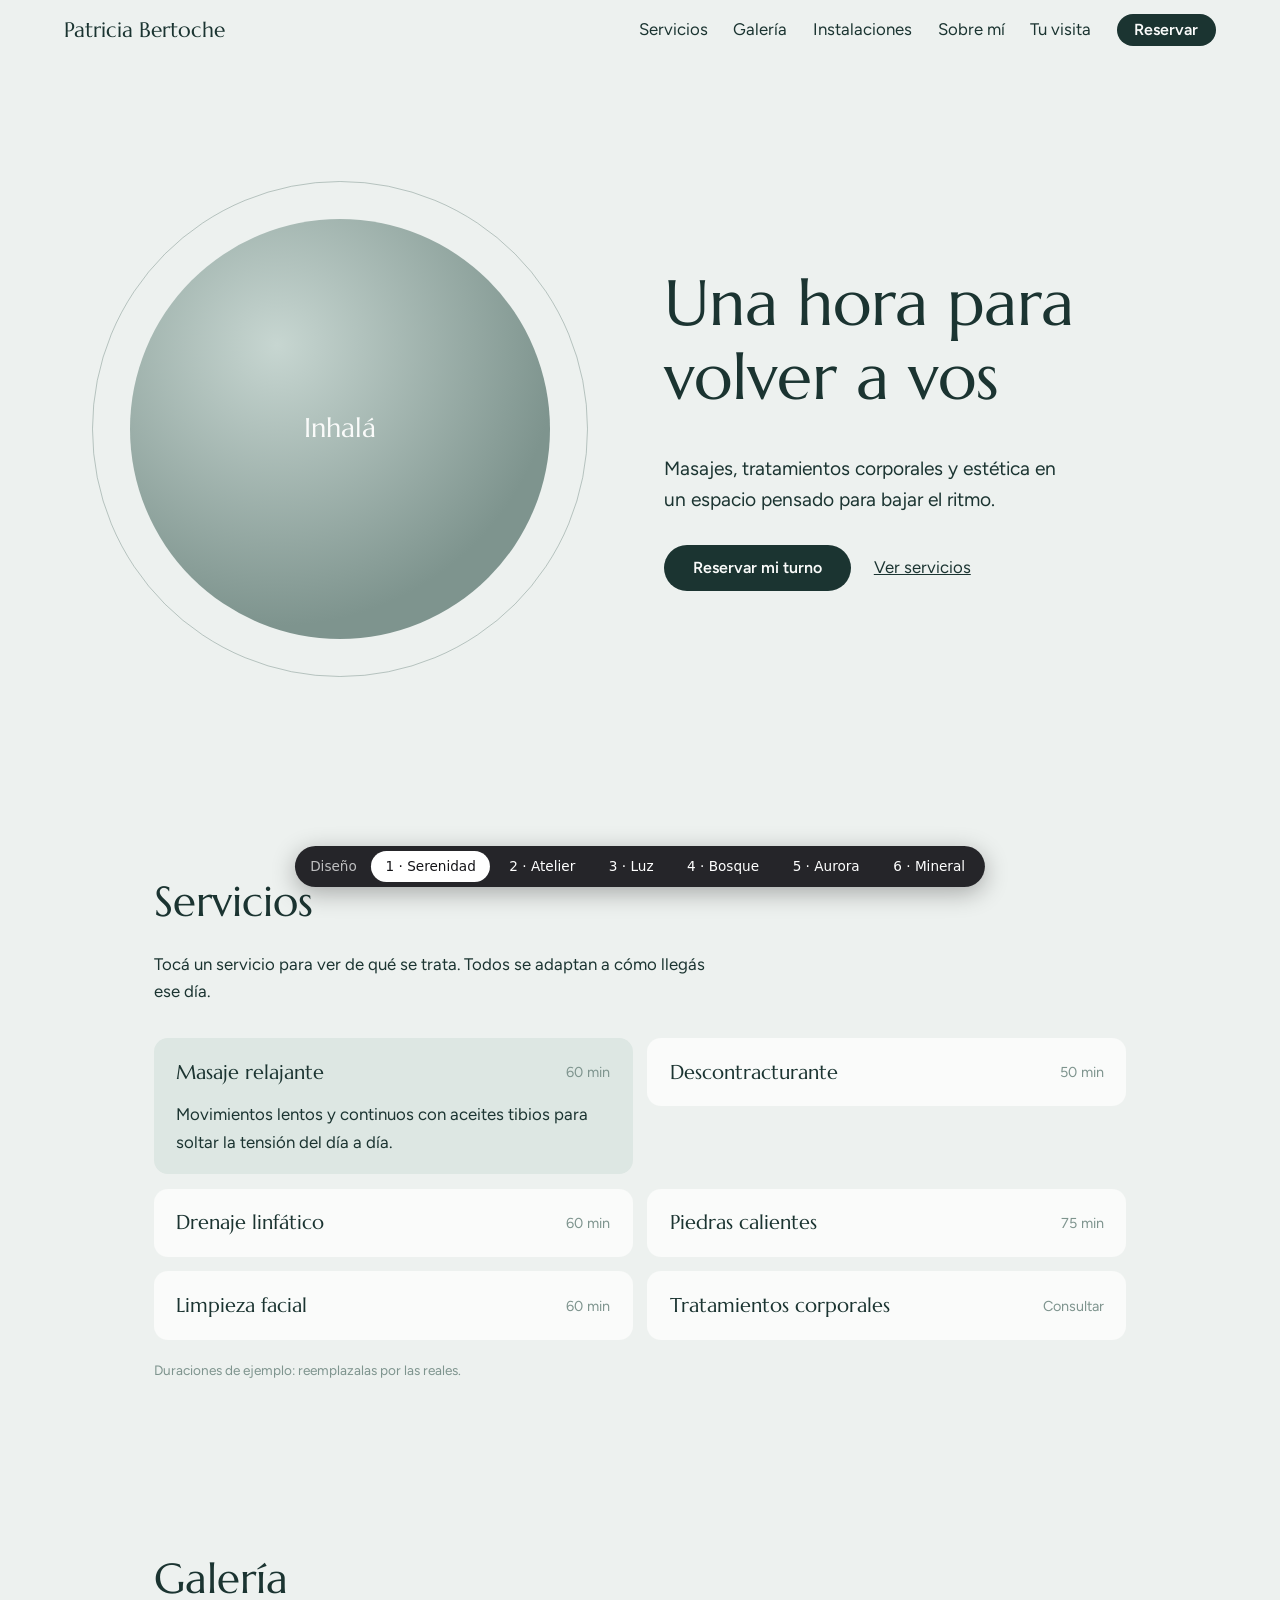
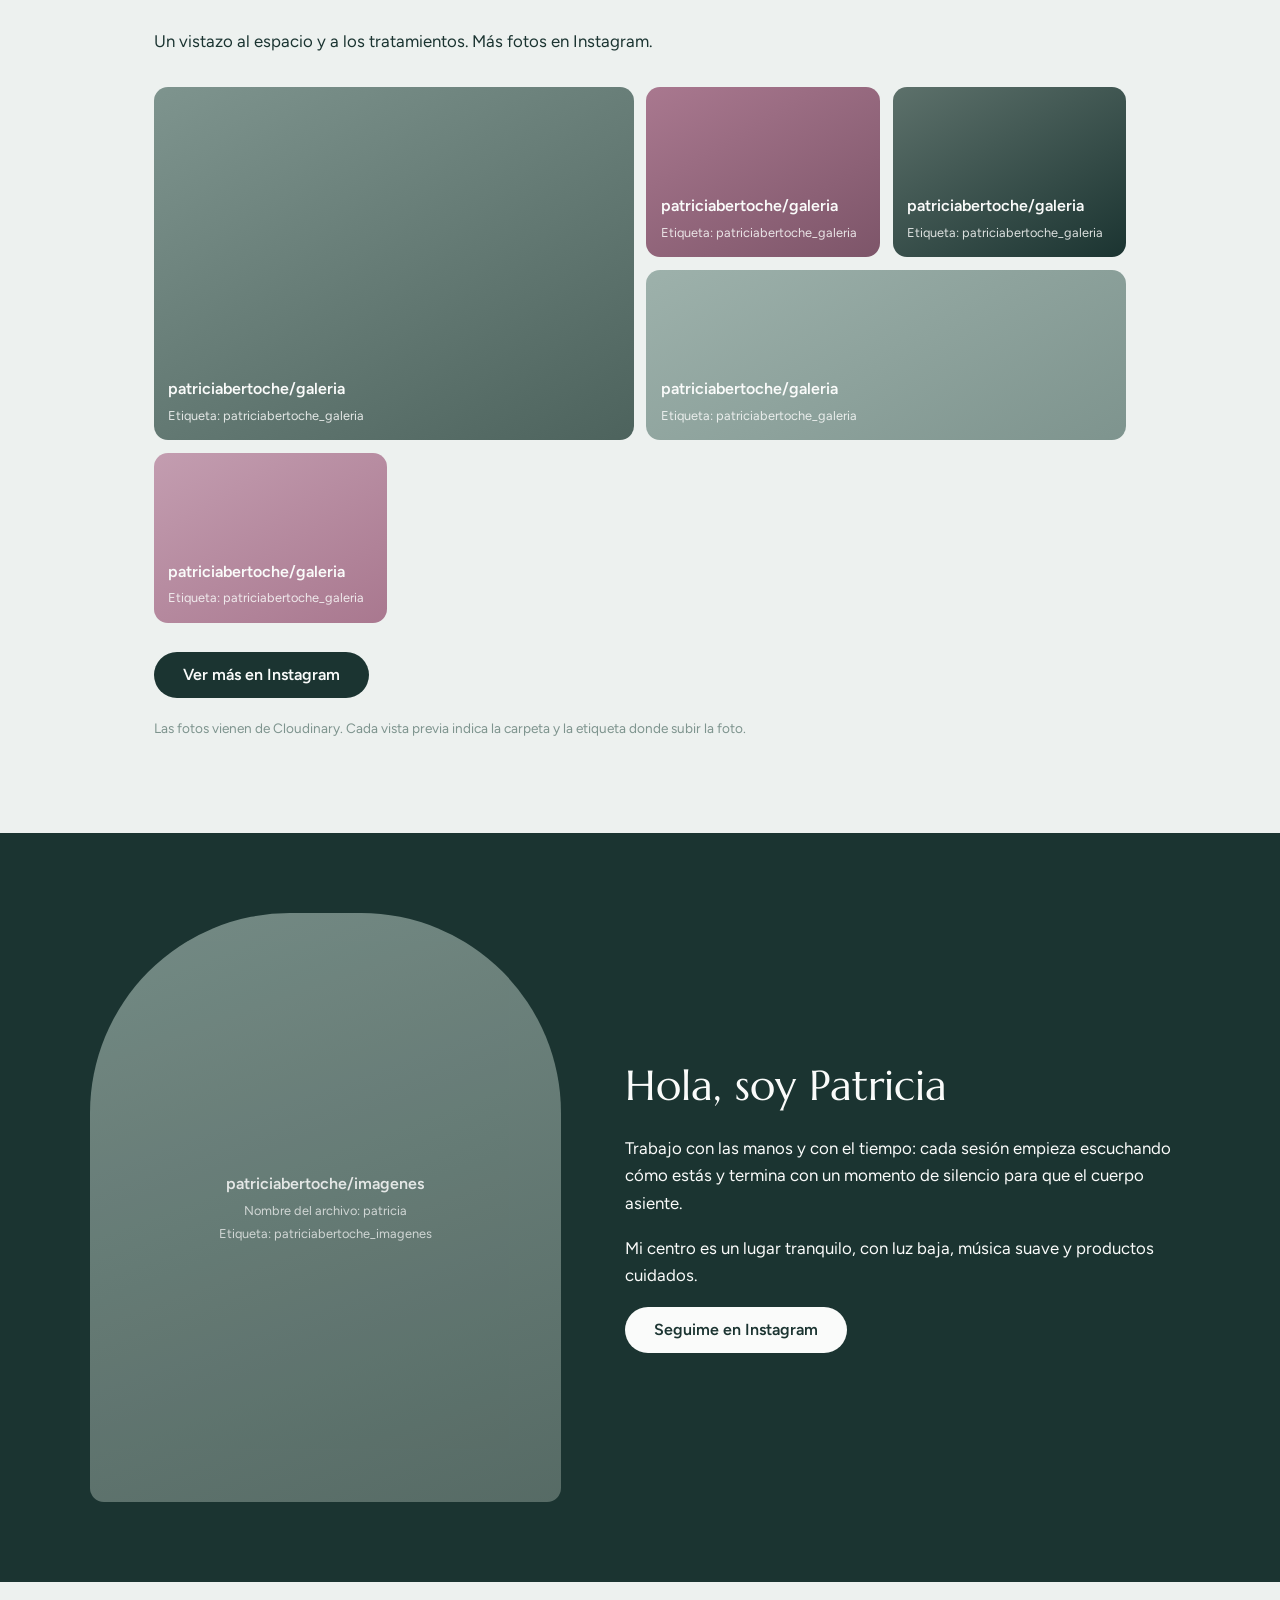
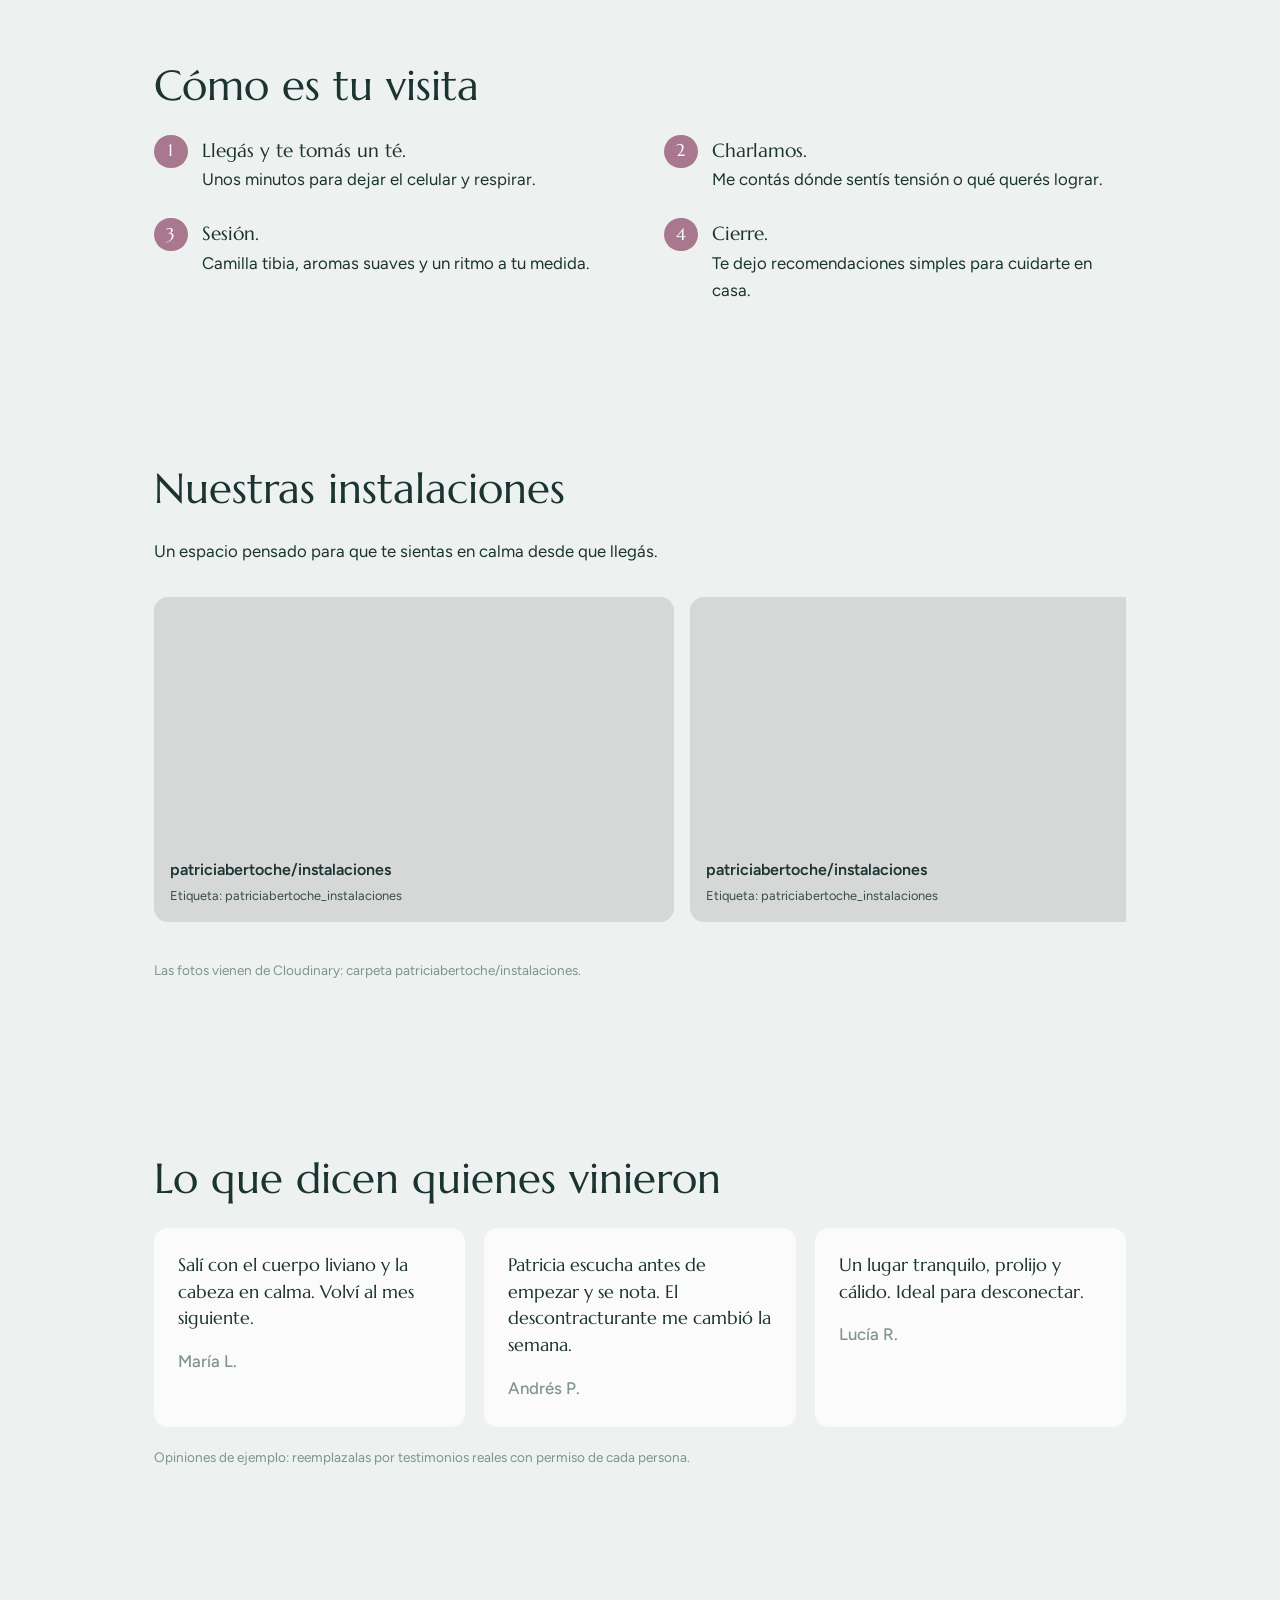
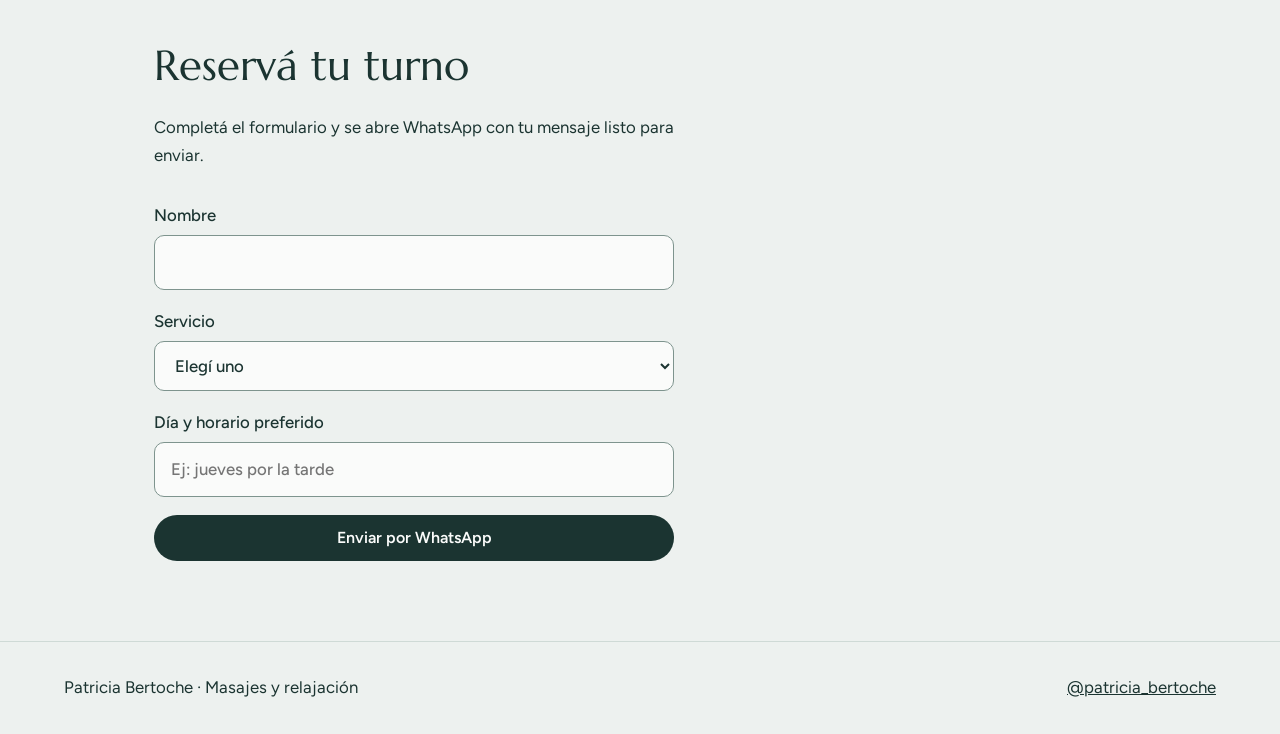
<file: index.html>
<!DOCTYPE html>
<html lang="es">
<head>
<meta charset="UTF-8">
<meta name="viewport" content="width=device-width, initial-scale=1">
<title>Masajes y relajación</title>
<meta name="description" content="Centro estético de masajes y relajación. Reservá tu momento de calma.">
<link rel="preconnect" href="https://fonts.googleapis.com">
<link rel="preconnect" href="https://fonts.gstatic.com" crossorigin>
<link href="https://fonts.googleapis.com/css2?family=Marcellus&family=Figtree:wght@400;500;600&display=swap" rel="stylesheet">
<link rel="stylesheet" href="css/estilos.css">
<link rel="stylesheet" href="css/instalaciones.css">
</head>
<body>

<header class="cabecera">
  <a href="#inicio" class="marca" data-texto="negocio.nombre"></a>
  <button class="menu-boton" aria-label="Abrir menú" aria-expanded="false">Menú</button>
  <nav class="menu" id="menu">
    <a href="#servicios">Servicios</a>
    <a href="#galeria">Galería</a>
    <a href="#instalaciones">Instalaciones</a>
    <a href="#sobre-mi">Sobre mí</a>
    <a href="#cuidados">Tu visita</a>
    <a href="#contacto" class="boton-mini">Reservar</a>
  </nav>
</header>

<main>
  <section class="hero" id="inicio">
    <div class="respiro" aria-hidden="true"><span id="respiro-texto"></span></div>
    <div class="hero-texto">
      <h1 data-texto="inicio.titulo"></h1>
      <p data-texto="inicio.texto"></p>
      <div class="acciones">
        <a href="#contacto" class="boton" data-texto="inicio.botonReserva"></a>
        <a href="#servicios" class="enlace" data-texto="inicio.botonServicios"></a>
      </div>
    </div>
  </section>

  <section class="seccion" id="servicios">
    <h2 data-texto="servicios.titulo"></h2>
    <p class="intro" data-texto="servicios.intro"></p>
    <div class="servicios" id="lista-servicios"></div>
    <p class="nota" data-texto="servicios.nota"></p>
  </section>

  <section class="seccion" id="galeria">
    <h2 data-texto="galeria.titulo"></h2>
    <p class="intro" data-texto="galeria.intro"></p>
    <div class="galeria" id="lista-galeria"></div>
    <a class="boton" target="_blank" rel="noopener" data-enlace="contacto.instagram" data-texto="galeria.boton"></a>
    <p class="nota" data-texto="galeria.nota"></p>
  </section>

  <section class="seccion oscura" id="sobre-mi">
    <div class="dos-col">
      <div class="retrato" role="img"><span data-texto="sobreMi.textoFoto"></span></div>
      <div>
        <h2 data-texto="sobreMi.titulo"></h2>
        <div id="parrafos-sobre-mi"></div>
        <a class="boton claro" target="_blank" rel="noopener" data-enlace="contacto.instagram" data-texto="sobreMi.botonInstagram"></a>
      </div>
    </div>
  </section>

  <section class="seccion" id="cuidados">
    <h2 data-texto="visita.titulo"></h2>
    <ol class="pasos" id="lista-pasos"></ol>
  </section>

  <section class="seccion" id="instalaciones">
    <h2 data-texto="instalaciones.titulo"></h2>
    <p class="intro" data-texto="instalaciones.intro"></p>
    <div class="instalaciones cinta" id="lista-instalaciones"></div>
    <p class="nota" data-texto="instalaciones.nota"></p>
  </section>

  <section class="seccion" id="opiniones">
    <h2 data-texto="opiniones.titulo"></h2>
    <div class="opiniones" id="lista-opiniones"></div>
    <p class="nota" data-texto="opiniones.nota"></p>
  </section>

  <section class="seccion" id="contacto">
    <h2 data-texto="reserva.titulo"></h2>
    <p class="intro" data-texto="reserva.intro"></p>
    <form id="formulario" class="formulario" novalidate>
      <label><span data-texto="reserva.etiquetaNombre"></span>
        <input type="text" name="nombre" autocomplete="name" required>
      </label>
      <label><span data-texto="reserva.etiquetaServicio"></span>
        <select name="servicio" id="campo-servicio" required></select>
      </label>
      <label><span data-texto="reserva.etiquetaHorario"></span>
        <input type="text" name="horario" id="campo-horario">
      </label>
      <p class="error" id="error" role="alert" hidden></p>
      <button type="submit" class="boton" data-texto="reserva.boton"></button>
    </form>
  </section>
</main>

<footer class="pie">
  <p data-texto="negocio.pie"></p>
  <a target="_blank" rel="noopener" data-enlace="contacto.instagram" data-texto="contacto.usuarioInstagram"></a>
</footer>

<script src="js/configuracion.js"></script>
<script src="js/principal.js"></script>
<script src="js/selector.js"></script>
</body>
</html>
</file>
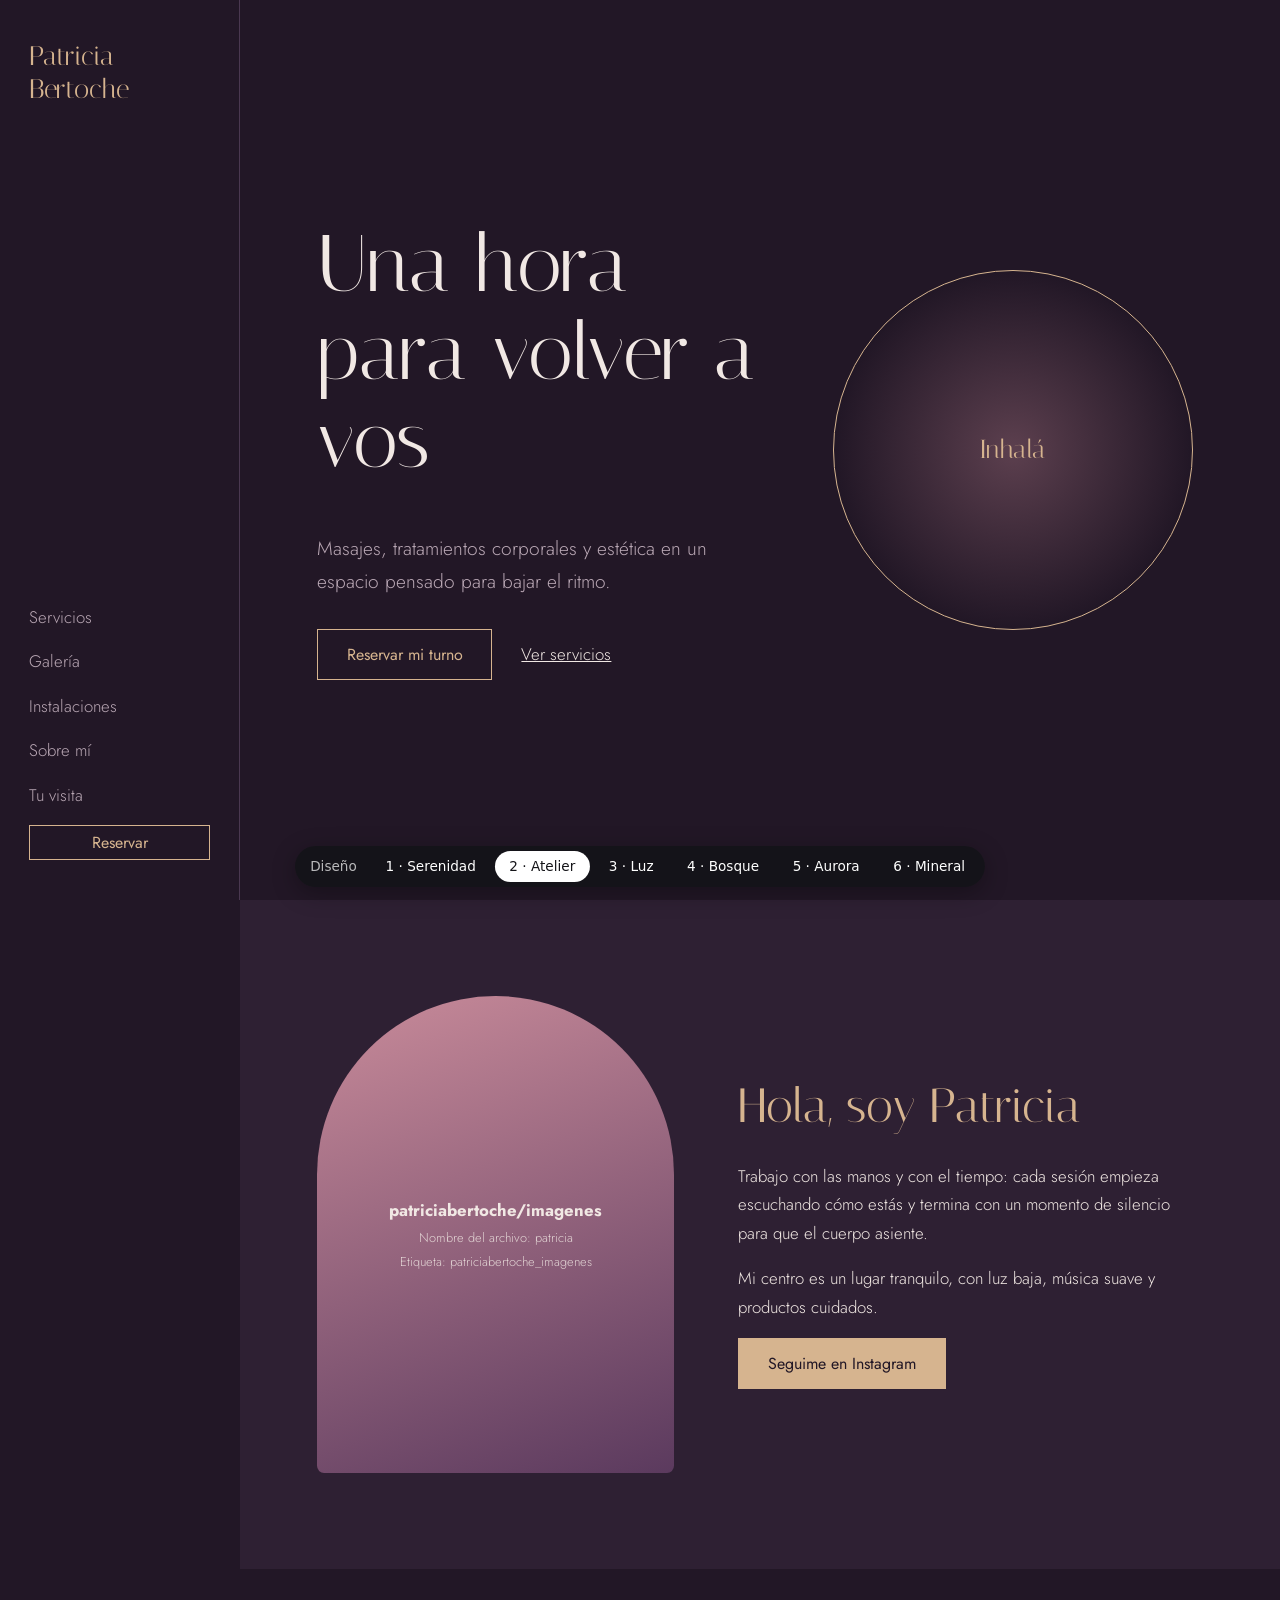
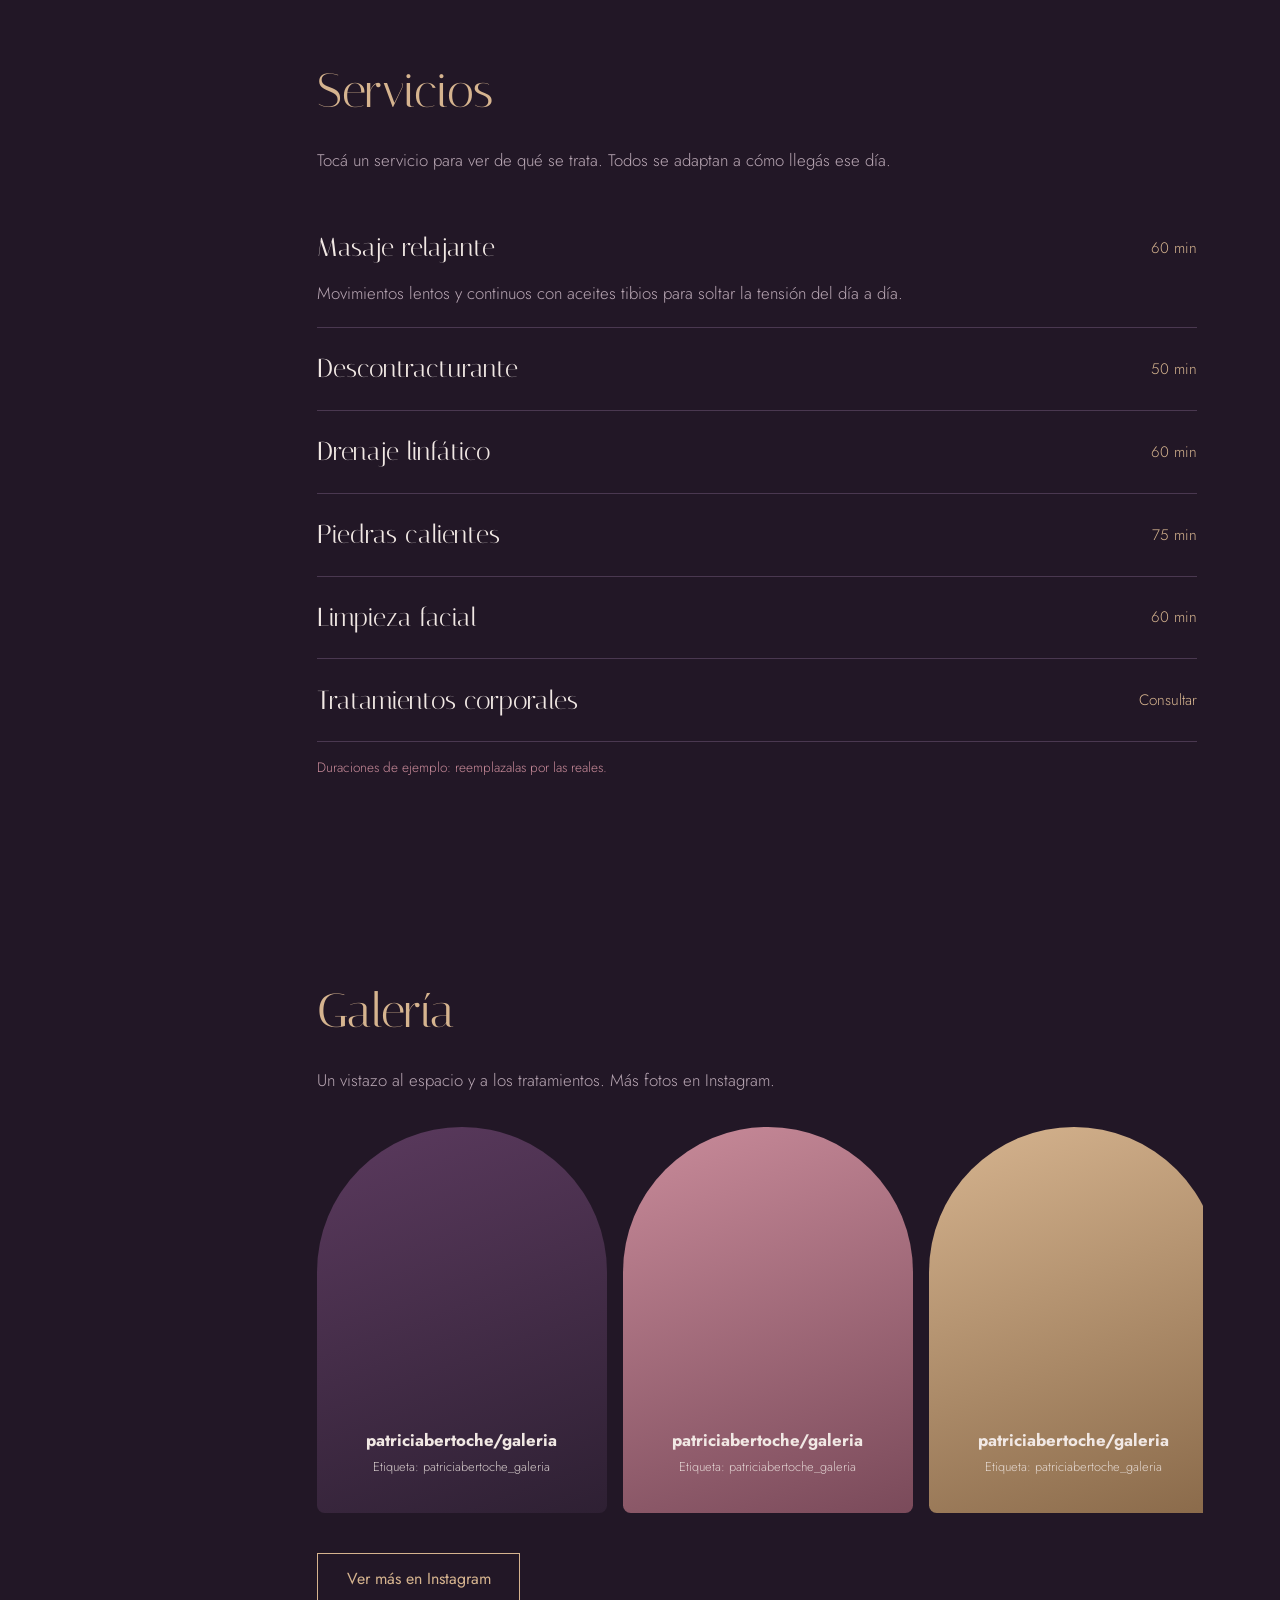
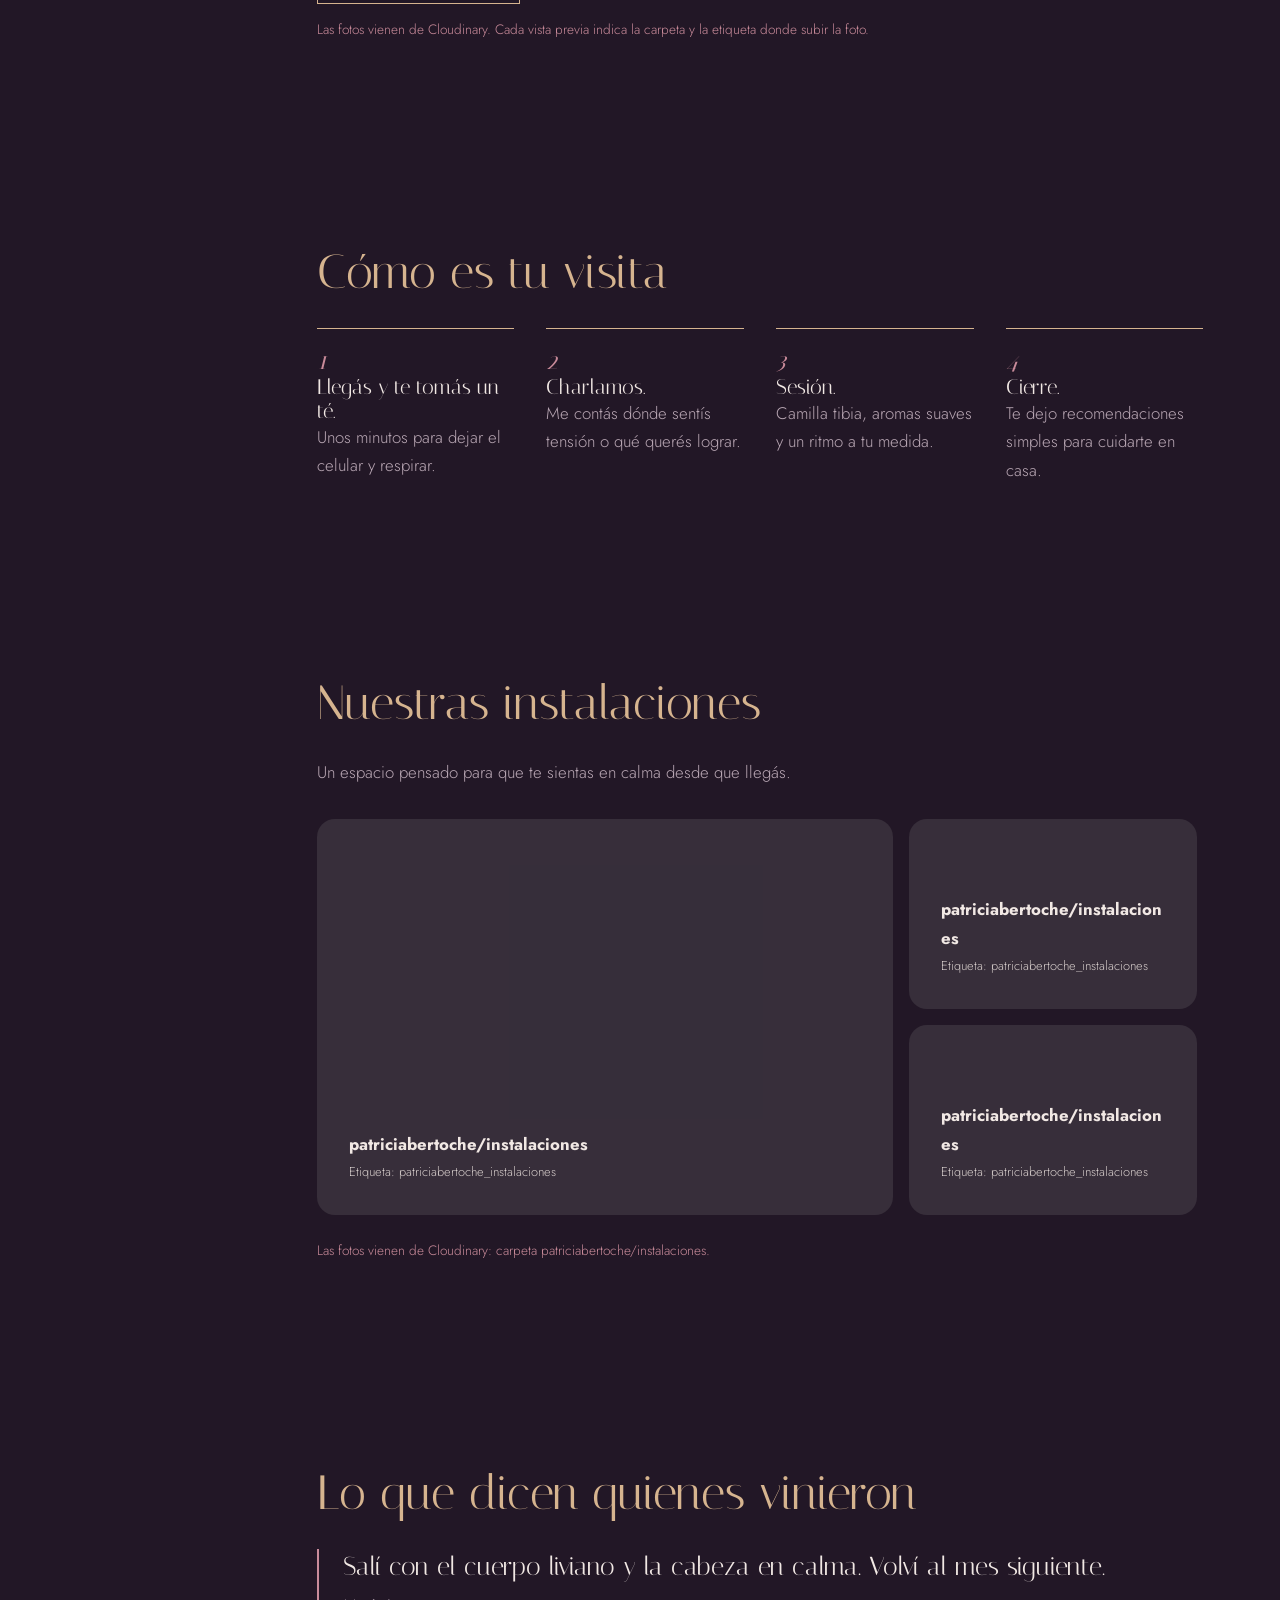
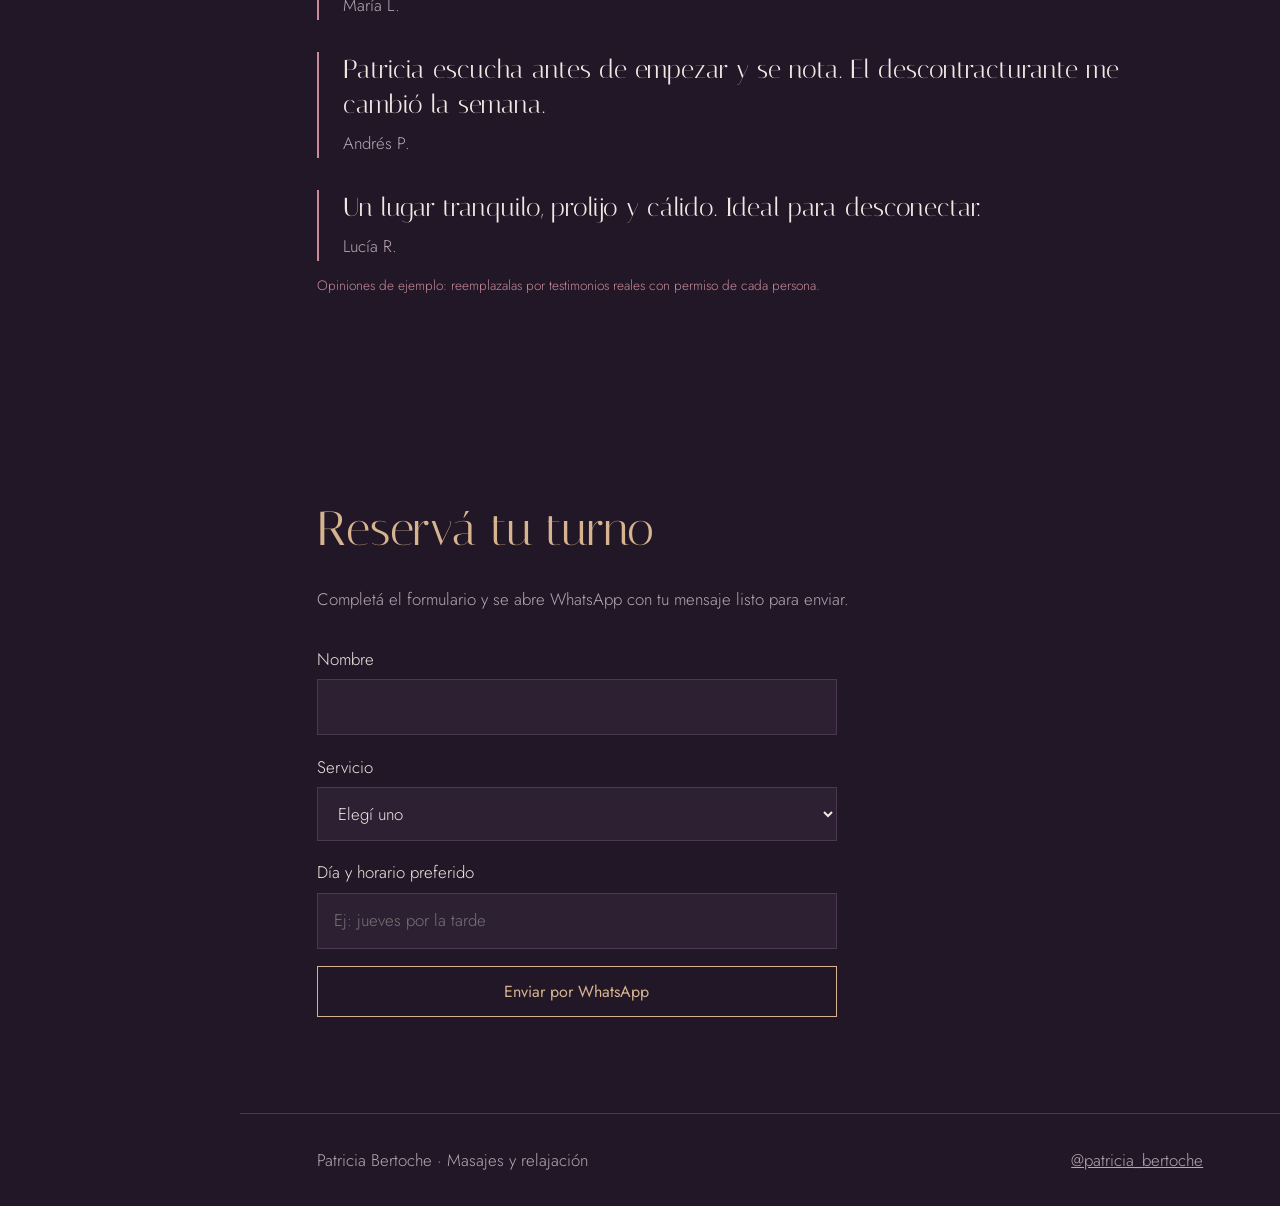
<file: atelier.html>
<!DOCTYPE html>
<html lang="es">
<head>
<meta charset="UTF-8">
<meta name="viewport" content="width=device-width, initial-scale=1">
<title>Masajes y relajación</title>
<meta name="description" content="Centro estético de masajes y relajación. Reservá tu momento de calma.">
<link rel="preconnect" href="https://fonts.googleapis.com">
<link rel="preconnect" href="https://fonts.gstatic.com" crossorigin>
<link href="https://fonts.googleapis.com/css2?family=Italiana&family=Jost:wght@300;400;500&display=swap" rel="stylesheet">
<link rel="stylesheet" href="css/atelier.css">
<link rel="stylesheet" href="css/instalaciones.css">
</head>
<body>

<header class="cabecera">
  <a href="#inicio" class="marca" data-texto="negocio.nombre"></a>
  <button class="menu-boton" aria-label="Abrir menú" aria-expanded="false">Menú</button>
  <nav class="menu" id="menu">
    <a href="#servicios">Servicios</a>
    <a href="#galeria">Galería</a>
    <a href="#instalaciones">Instalaciones</a>
    <a href="#sobre-mi">Sobre mí</a>
    <a href="#cuidados">Tu visita</a>
    <a href="#contacto" class="boton-mini">Reservar</a>
  </nav>
</header>

<main>
  <section class="hero" id="inicio">
    <div class="respiro" aria-hidden="true"><span id="respiro-texto"></span></div>
    <div class="hero-texto">
      <h1 data-texto="inicio.titulo"></h1>
      <p data-texto="inicio.texto"></p>
      <div class="acciones">
        <a href="#contacto" class="boton" data-texto="inicio.botonReserva"></a>
        <a href="#servicios" class="enlace" data-texto="inicio.botonServicios"></a>
      </div>
    </div>
  </section>

  <section class="seccion oscura" id="sobre-mi">
    <div class="dos-col">
      <div class="retrato" role="img"><span data-texto="sobreMi.textoFoto"></span></div>
      <div>
        <h2 data-texto="sobreMi.titulo"></h2>
        <div id="parrafos-sobre-mi"></div>
        <a class="boton claro" target="_blank" rel="noopener" data-enlace="contacto.instagram" data-texto="sobreMi.botonInstagram"></a>
      </div>
    </div>
  </section>

  <section class="seccion" id="servicios">
    <h2 data-texto="servicios.titulo"></h2>
    <p class="intro" data-texto="servicios.intro"></p>
    <div class="servicios" id="lista-servicios"></div>
    <p class="nota" data-texto="servicios.nota"></p>
  </section>

  <section class="seccion" id="galeria">
    <h2 data-texto="galeria.titulo"></h2>
    <p class="intro" data-texto="galeria.intro"></p>
    <div class="galeria" id="lista-galeria"></div>
    <a class="boton" target="_blank" rel="noopener" data-enlace="contacto.instagram" data-texto="galeria.boton"></a>
    <p class="nota" data-texto="galeria.nota"></p>
  </section>

  <section class="seccion" id="cuidados">
    <h2 data-texto="visita.titulo"></h2>
    <ol class="pasos" id="lista-pasos"></ol>
  </section>

  <section class="seccion" id="instalaciones">
    <h2 data-texto="instalaciones.titulo"></h2>
    <p class="intro" data-texto="instalaciones.intro"></p>
    <div class="instalaciones mosaico" id="lista-instalaciones"></div>
    <p class="nota" data-texto="instalaciones.nota"></p>
  </section>

  <section class="seccion" id="opiniones">
    <h2 data-texto="opiniones.titulo"></h2>
    <div class="opiniones" id="lista-opiniones"></div>
    <p class="nota" data-texto="opiniones.nota"></p>
  </section>

  <section class="seccion" id="contacto">
    <h2 data-texto="reserva.titulo"></h2>
    <p class="intro" data-texto="reserva.intro"></p>
    <form id="formulario" class="formulario" novalidate>
      <label><span data-texto="reserva.etiquetaNombre"></span>
        <input type="text" name="nombre" autocomplete="name" required>
      </label>
      <label><span data-texto="reserva.etiquetaServicio"></span>
        <select name="servicio" id="campo-servicio" required></select>
      </label>
      <label><span data-texto="reserva.etiquetaHorario"></span>
        <input type="text" name="horario" id="campo-horario">
      </label>
      <p class="error" id="error" role="alert" hidden></p>
      <button type="submit" class="boton" data-texto="reserva.boton"></button>
    </form>
  </section>

</main>

<footer class="pie">
  <p data-texto="negocio.pie"></p>
  <a target="_blank" rel="noopener" data-enlace="contacto.instagram" data-texto="contacto.usuarioInstagram"></a>
</footer>

<script src="js/configuracion.js"></script>
<script src="js/principal.js"></script>
<script src="js/selector.js"></script>
</body>
</html>
</file>
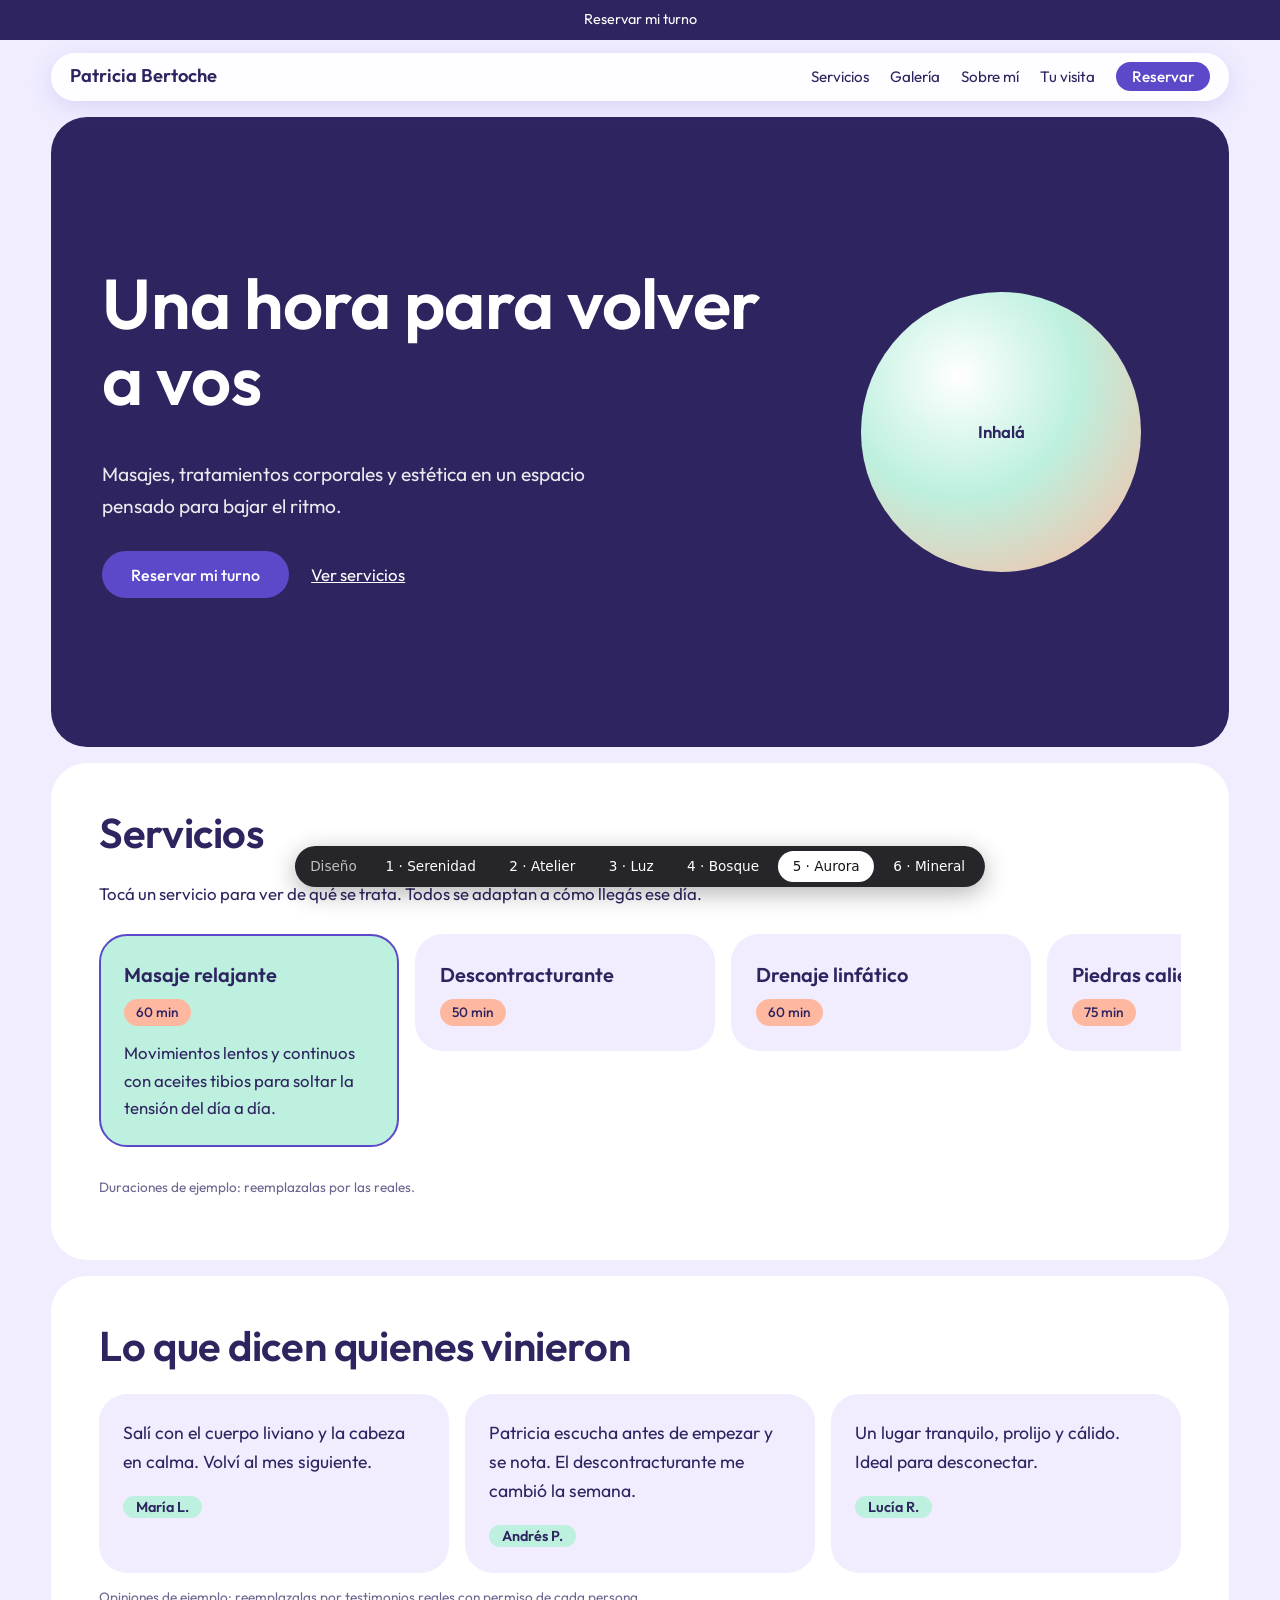
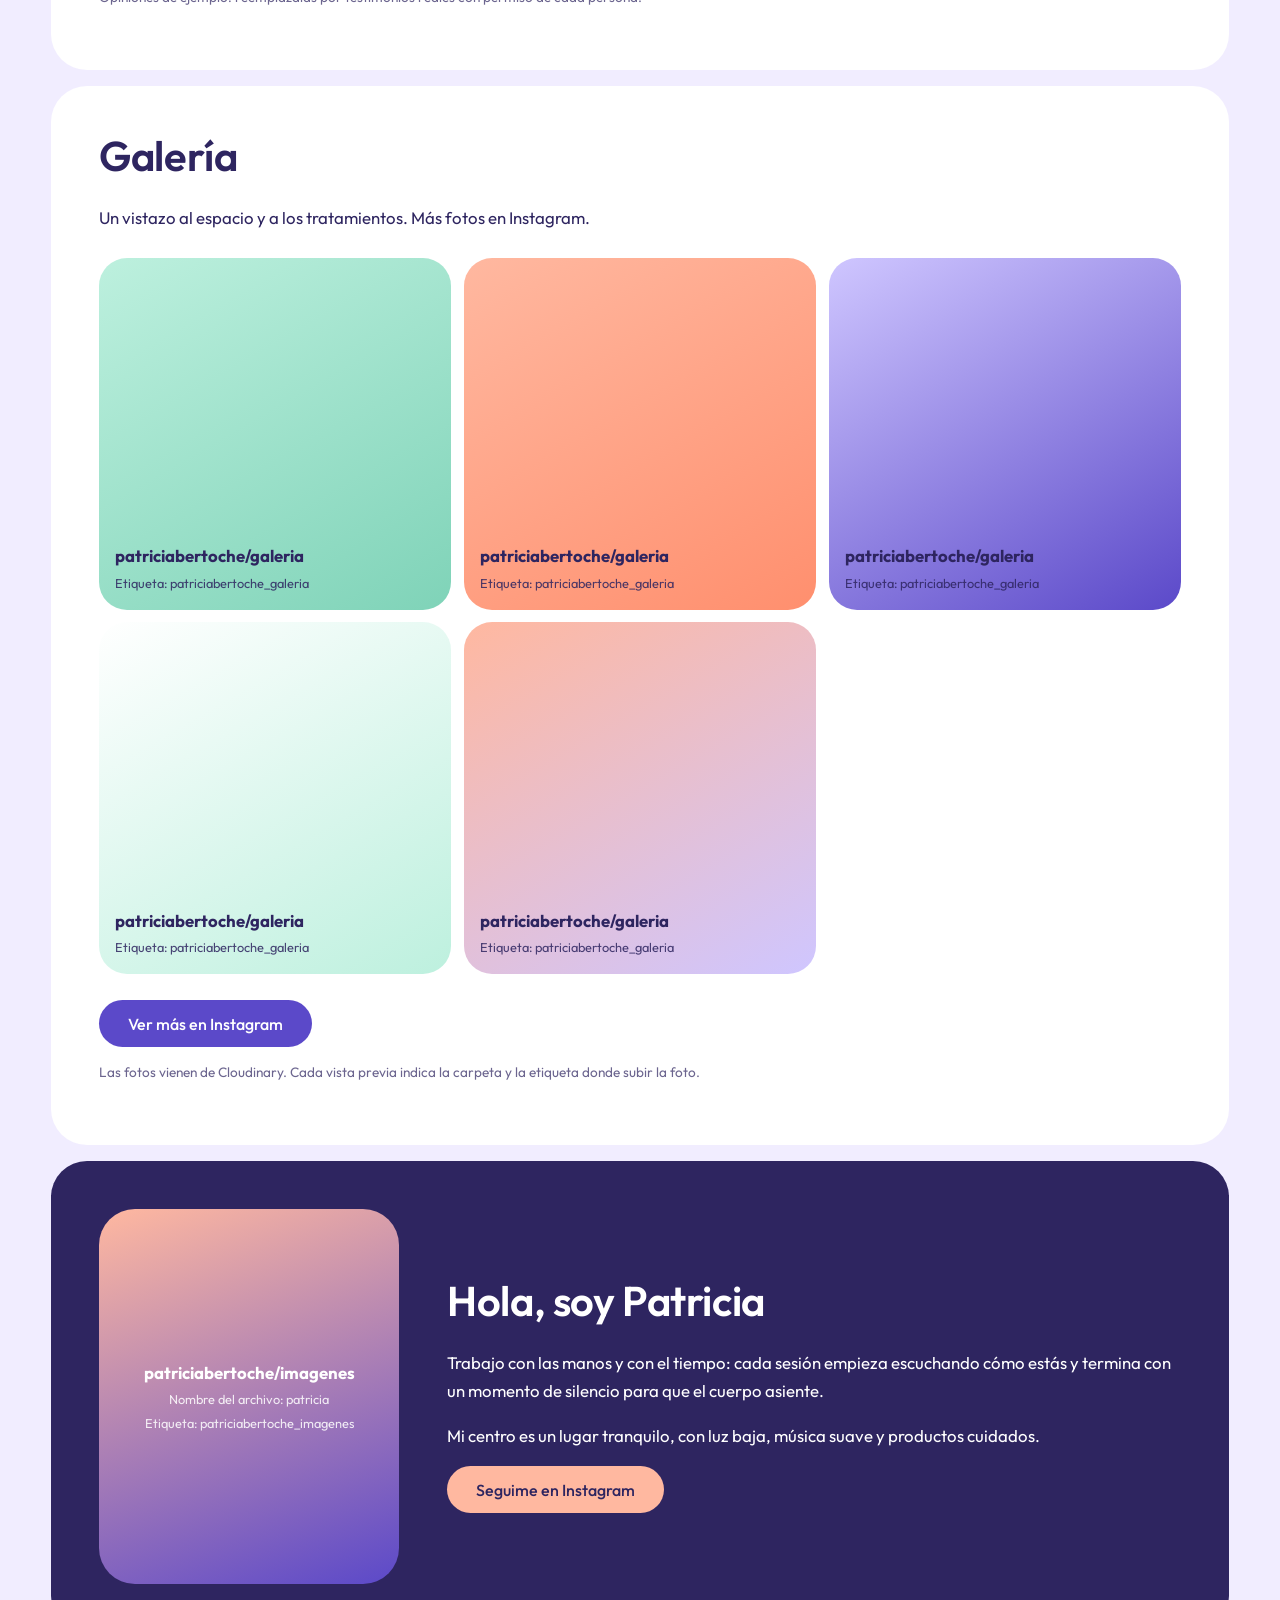
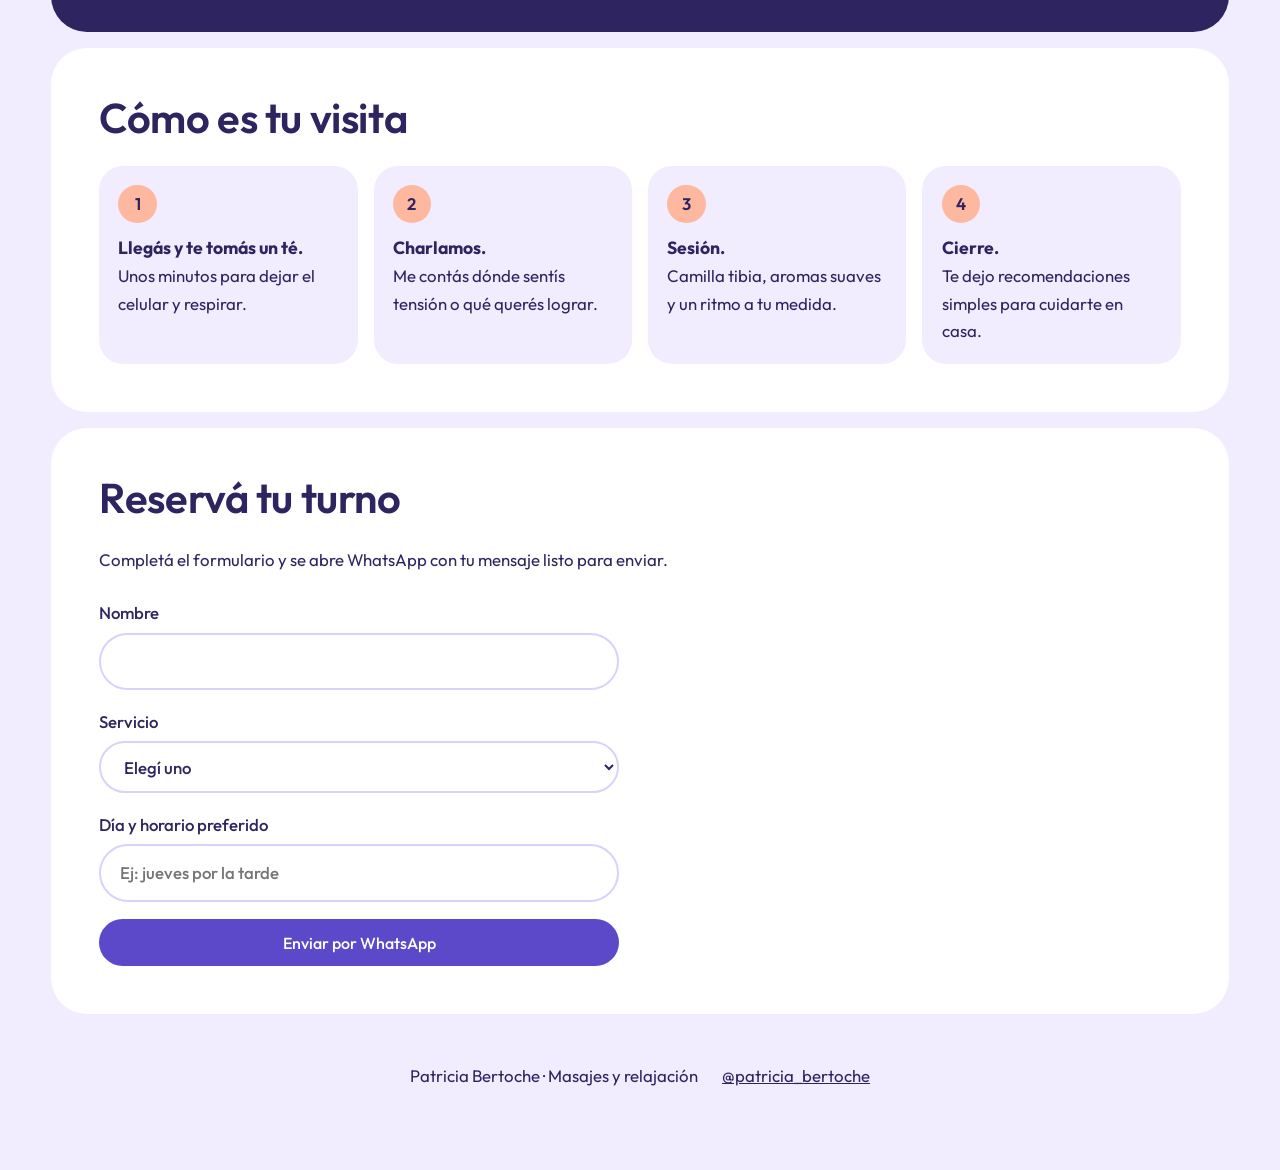
<file: aurora.html>
<!DOCTYPE html>
<html lang="es">
<head>
<meta charset="UTF-8">
<meta name="viewport" content="width=device-width, initial-scale=1">
<title>Masajes y relajación</title>
<meta name="description" content="Centro estético de masajes y relajación. Reservá tu momento de calma.">
<link rel="preconnect" href="https://fonts.googleapis.com">
<link rel="preconnect" href="https://fonts.gstatic.com" crossorigin>
<link href="https://fonts.googleapis.com/css2?family=Outfit:wght@400;500;600&display=swap" rel="stylesheet">
<link rel="stylesheet" href="css/aurora.css">
</head>
<body>

<a class="franja" target="_blank" rel="noopener" data-whatsapp data-texto="inicio.botonReserva"></a>
<header class="cabecera">
  <a href="#inicio" class="marca" data-texto="negocio.nombre"></a>
  <button class="menu-boton" aria-label="Abrir menú" aria-expanded="false">Menú</button>
  <nav class="menu" id="menu">
    <a href="#servicios">Servicios</a>
    <a href="#galeria">Galería</a>
    <a href="#sobre-mi">Sobre mí</a>
    <a href="#cuidados">Tu visita</a>
    <a href="#contacto" class="boton-mini">Reservar</a>
  </nav>
</header>

<main>
  <section class="hero" id="inicio">
    <div class="respiro" aria-hidden="true"><span id="respiro-texto"></span></div>
    <div class="hero-texto">
      <h1 data-texto="inicio.titulo"></h1>
      <p data-texto="inicio.texto"></p>
      <div class="acciones">
        <a href="#contacto" class="boton" data-texto="inicio.botonReserva"></a>
        <a href="#servicios" class="enlace" data-texto="inicio.botonServicios"></a>
      </div>
    </div>
  </section>

  <section class="seccion" id="servicios">
    <h2 data-texto="servicios.titulo"></h2>
    <p class="intro" data-texto="servicios.intro"></p>
    <div class="servicios" id="lista-servicios"></div>
    <p class="nota" data-texto="servicios.nota"></p>
  </section>

  <section class="seccion" id="opiniones">
    <h2 data-texto="opiniones.titulo"></h2>
    <div class="opiniones" id="lista-opiniones"></div>
    <p class="nota" data-texto="opiniones.nota"></p>
  </section>

  <section class="seccion" id="galeria">
    <h2 data-texto="galeria.titulo"></h2>
    <p class="intro" data-texto="galeria.intro"></p>
    <div class="galeria" id="lista-galeria"></div>
    <a class="boton" target="_blank" rel="noopener" data-enlace="contacto.instagram" data-texto="galeria.boton"></a>
    <p class="nota" data-texto="galeria.nota"></p>
  </section>

  <section class="seccion oscura" id="sobre-mi">
    <div class="dos-col">
      <div class="retrato" role="img"><span data-texto="sobreMi.textoFoto"></span></div>
      <div>
        <h2 data-texto="sobreMi.titulo"></h2>
        <div id="parrafos-sobre-mi"></div>
        <a class="boton claro" target="_blank" rel="noopener" data-enlace="contacto.instagram" data-texto="sobreMi.botonInstagram"></a>
      </div>
    </div>
  </section>

  <section class="seccion" id="cuidados">
    <h2 data-texto="visita.titulo"></h2>
    <ol class="pasos" id="lista-pasos"></ol>
  </section>

  <section class="seccion" id="contacto">
    <h2 data-texto="reserva.titulo"></h2>
    <p class="intro" data-texto="reserva.intro"></p>
    <form id="formulario" class="formulario" novalidate>
      <label><span data-texto="reserva.etiquetaNombre"></span>
        <input type="text" name="nombre" autocomplete="name" required>
      </label>
      <label><span data-texto="reserva.etiquetaServicio"></span>
        <select name="servicio" id="campo-servicio" required></select>
      </label>
      <label><span data-texto="reserva.etiquetaHorario"></span>
        <input type="text" name="horario" id="campo-horario">
      </label>
      <p class="error" id="error" role="alert" hidden></p>
      <button type="submit" class="boton" data-texto="reserva.boton"></button>
    </form>
  </section>

</main>

<footer class="pie">
  <p data-texto="negocio.pie"></p>
  <a target="_blank" rel="noopener" data-enlace="contacto.instagram" data-texto="contacto.usuarioInstagram"></a>
</footer>

<script src="js/configuracion.js"></script>
<script src="js/principal.js"></script>
<script src="js/selector.js"></script>
</body>
</html>
</file>
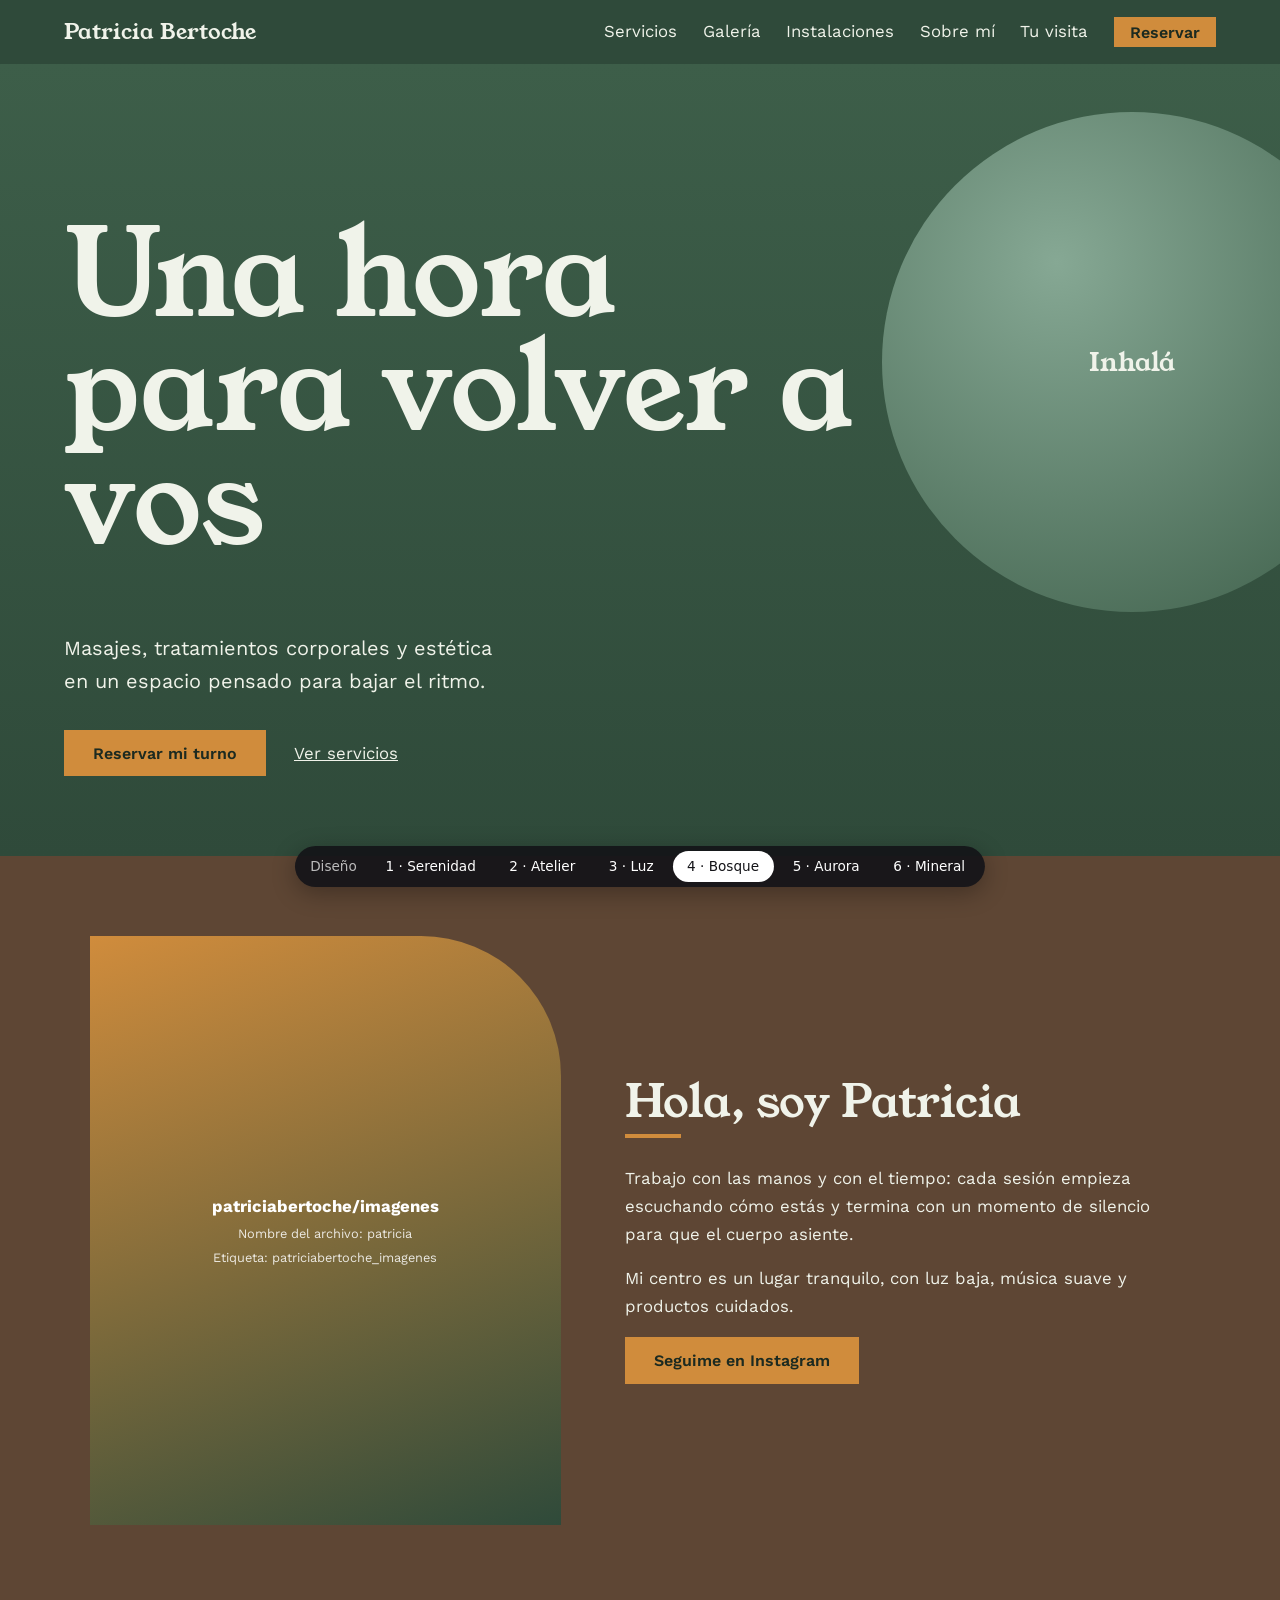
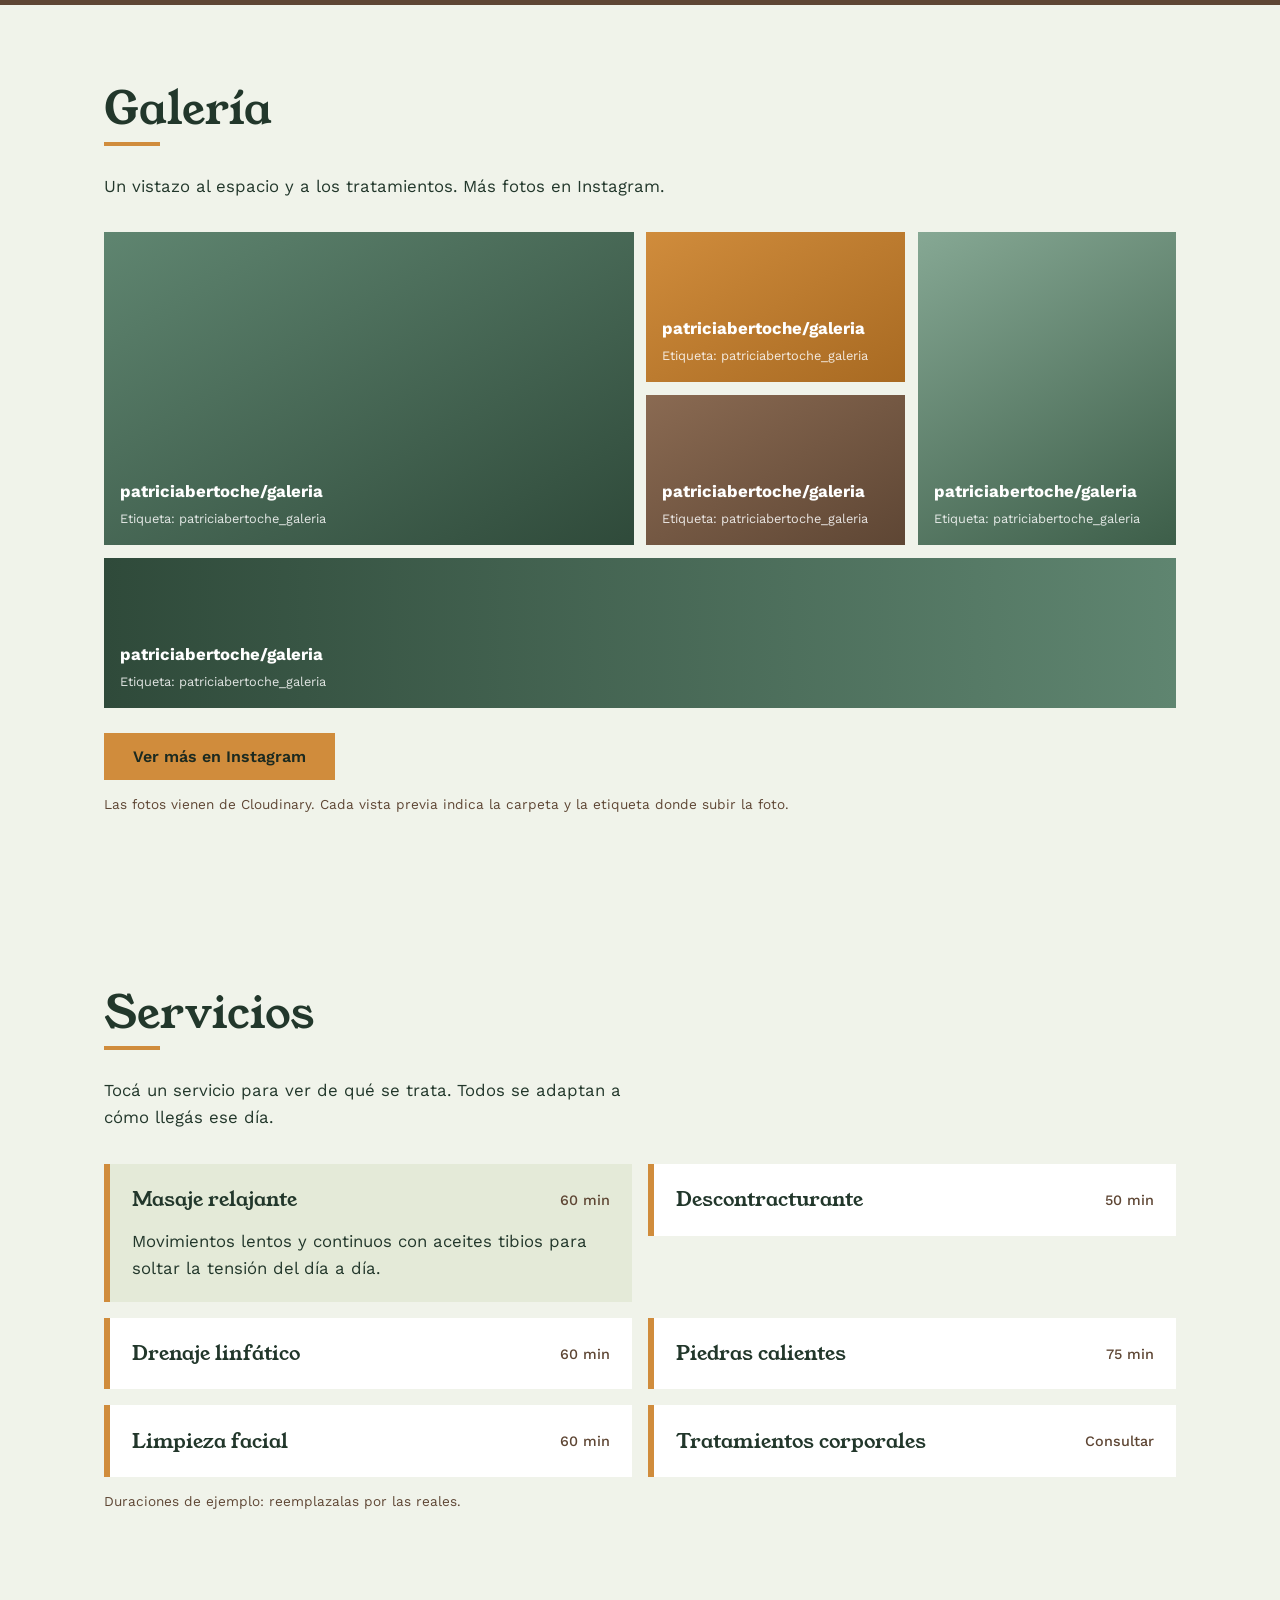
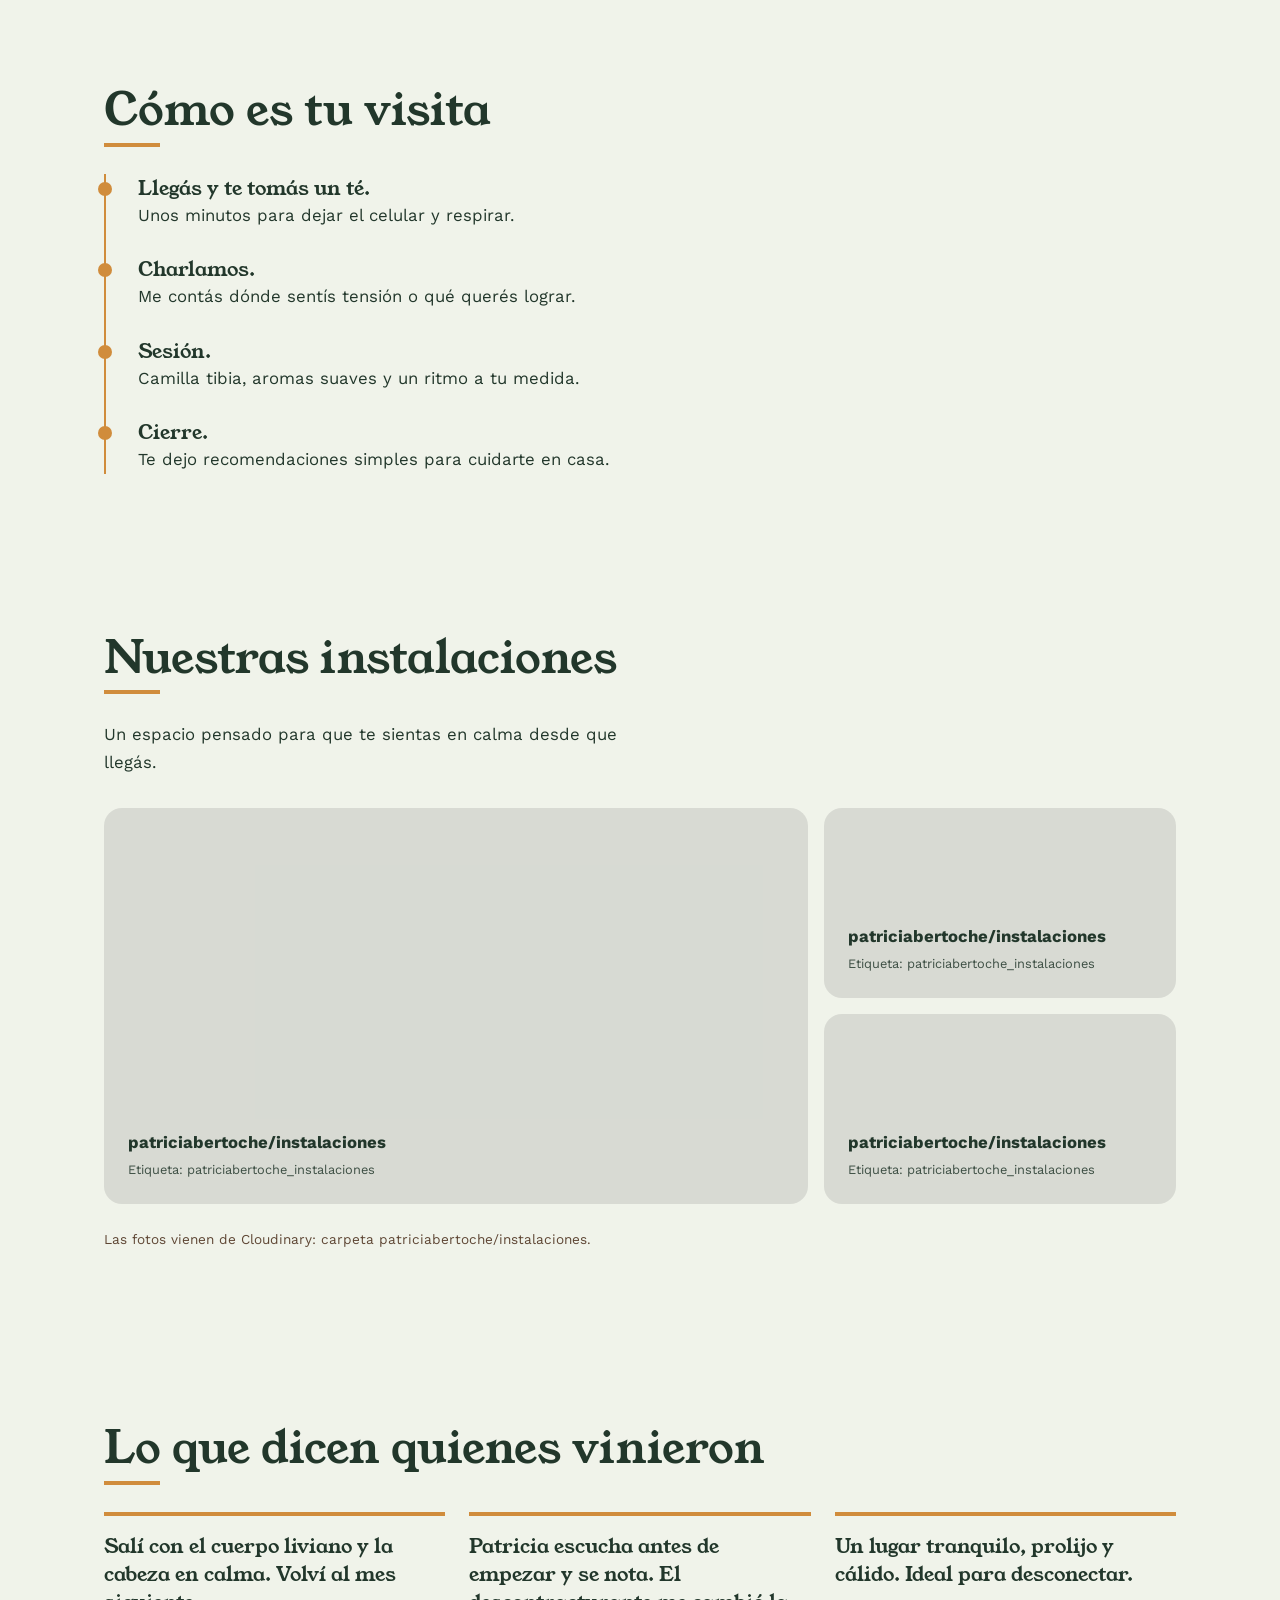
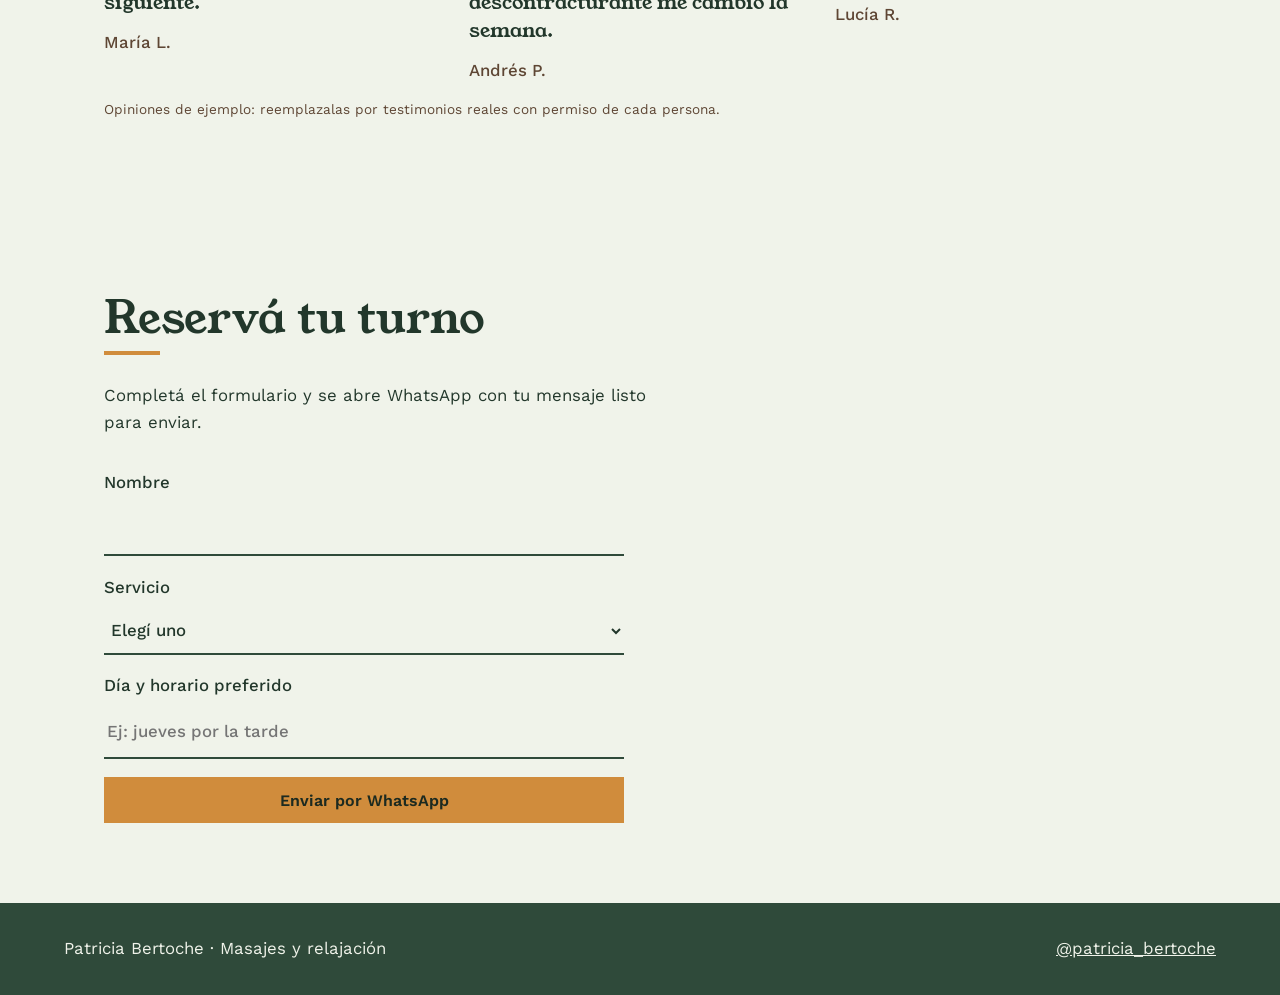
<file: bosque.html>
<!DOCTYPE html>
<html lang="es">
<head>
<meta charset="UTF-8">
<meta name="viewport" content="width=device-width, initial-scale=1">
<title>Masajes y relajación</title>
<meta name="description" content="Centro estético de masajes y relajación. Reservá tu momento de calma.">
<link rel="preconnect" href="https://fonts.googleapis.com">
<link rel="preconnect" href="https://fonts.gstatic.com" crossorigin>
<link href="https://fonts.googleapis.com/css2?family=Young+Serif&family=Work+Sans:wght@400;500;600&display=swap" rel="stylesheet">
<link rel="stylesheet" href="css/bosque.css">
<link rel="stylesheet" href="css/instalaciones.css">
</head>
<body>

<header class="cabecera">
  <a href="#inicio" class="marca" data-texto="negocio.nombre"></a>
  <button class="menu-boton" aria-label="Abrir menú" aria-expanded="false">Menú</button>
  <nav class="menu" id="menu">
    <a href="#servicios">Servicios</a>
    <a href="#galeria">Galería</a>
    <a href="#instalaciones">Instalaciones</a>
    <a href="#sobre-mi">Sobre mí</a>
    <a href="#cuidados">Tu visita</a>
    <a href="#contacto" class="boton-mini">Reservar</a>
  </nav>
</header>

<main>
  <section class="hero" id="inicio">
    <div class="respiro" aria-hidden="true"><span id="respiro-texto"></span></div>
    <div class="hero-texto">
      <h1 data-texto="inicio.titulo"></h1>
      <p data-texto="inicio.texto"></p>
      <div class="acciones">
        <a href="#contacto" class="boton" data-texto="inicio.botonReserva"></a>
        <a href="#servicios" class="enlace" data-texto="inicio.botonServicios"></a>
      </div>
    </div>
  </section>

  <section class="seccion oscura" id="sobre-mi">
    <div class="dos-col">
      <div class="retrato" role="img"><span data-texto="sobreMi.textoFoto"></span></div>
      <div>
        <h2 data-texto="sobreMi.titulo"></h2>
        <div id="parrafos-sobre-mi"></div>
        <a class="boton claro" target="_blank" rel="noopener" data-enlace="contacto.instagram" data-texto="sobreMi.botonInstagram"></a>
      </div>
    </div>
  </section>

  <section class="seccion" id="galeria">
    <h2 data-texto="galeria.titulo"></h2>
    <p class="intro" data-texto="galeria.intro"></p>
    <div class="galeria" id="lista-galeria"></div>
    <a class="boton" target="_blank" rel="noopener" data-enlace="contacto.instagram" data-texto="galeria.boton"></a>
    <p class="nota" data-texto="galeria.nota"></p>
  </section>

  <section class="seccion" id="servicios">
    <h2 data-texto="servicios.titulo"></h2>
    <p class="intro" data-texto="servicios.intro"></p>
    <div class="servicios" id="lista-servicios"></div>
    <p class="nota" data-texto="servicios.nota"></p>
  </section>

  <section class="seccion" id="cuidados">
    <h2 data-texto="visita.titulo"></h2>
    <ol class="pasos" id="lista-pasos"></ol>
  </section>

  <section class="seccion" id="instalaciones">
    <h2 data-texto="instalaciones.titulo"></h2>
    <p class="intro" data-texto="instalaciones.intro"></p>
    <div class="instalaciones mosaico" id="lista-instalaciones"></div>
    <p class="nota" data-texto="instalaciones.nota"></p>
  </section>

  <section class="seccion" id="opiniones">
    <h2 data-texto="opiniones.titulo"></h2>
    <div class="opiniones" id="lista-opiniones"></div>
    <p class="nota" data-texto="opiniones.nota"></p>
  </section>

  <section class="seccion" id="contacto">
    <h2 data-texto="reserva.titulo"></h2>
    <p class="intro" data-texto="reserva.intro"></p>
    <form id="formulario" class="formulario" novalidate>
      <label><span data-texto="reserva.etiquetaNombre"></span>
        <input type="text" name="nombre" autocomplete="name" required>
      </label>
      <label><span data-texto="reserva.etiquetaServicio"></span>
        <select name="servicio" id="campo-servicio" required></select>
      </label>
      <label><span data-texto="reserva.etiquetaHorario"></span>
        <input type="text" name="horario" id="campo-horario">
      </label>
      <p class="error" id="error" role="alert" hidden></p>
      <button type="submit" class="boton" data-texto="reserva.boton"></button>
    </form>
  </section>

</main>

<footer class="pie">
  <p data-texto="negocio.pie"></p>
  <a target="_blank" rel="noopener" data-enlace="contacto.instagram" data-texto="contacto.usuarioInstagram"></a>
</footer>

<script src="js/configuracion.js"></script>
<script src="js/principal.js"></script>
<script src="js/selector.js"></script>
</body>
</html>
</file>
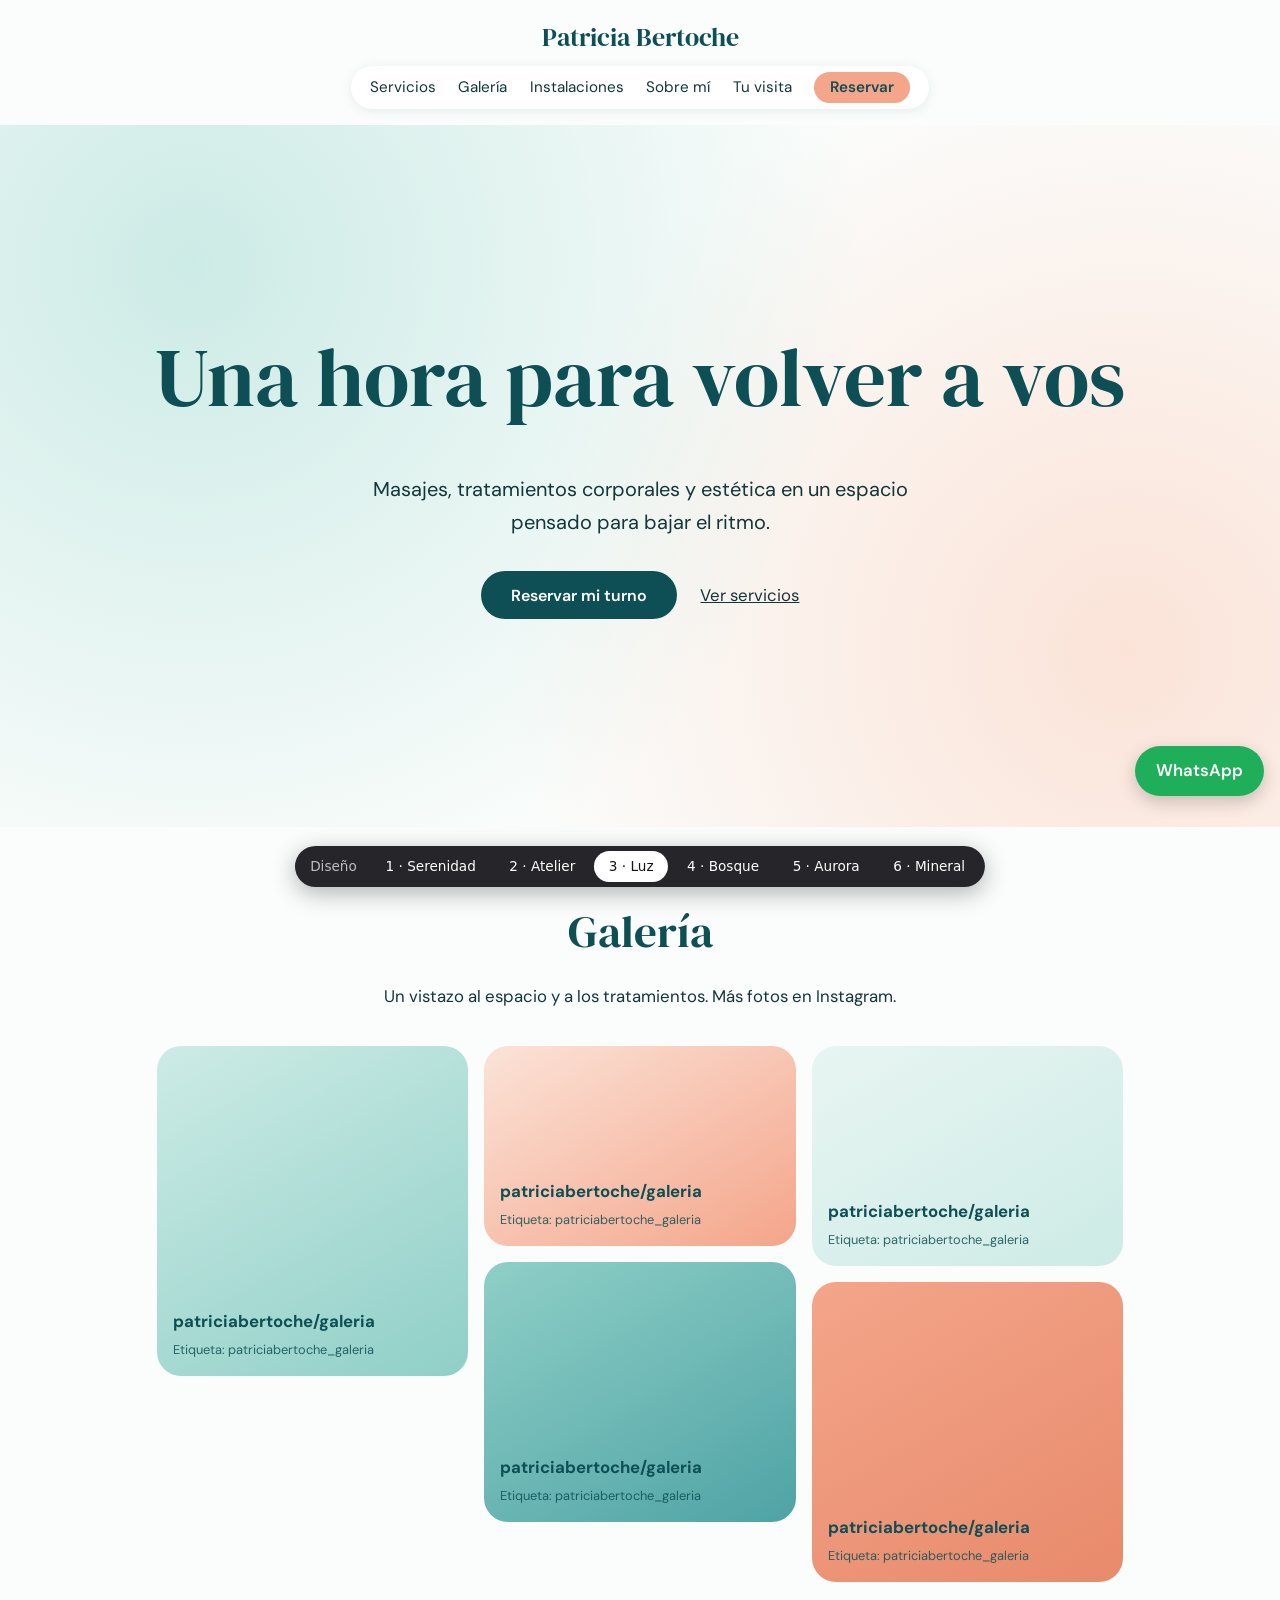
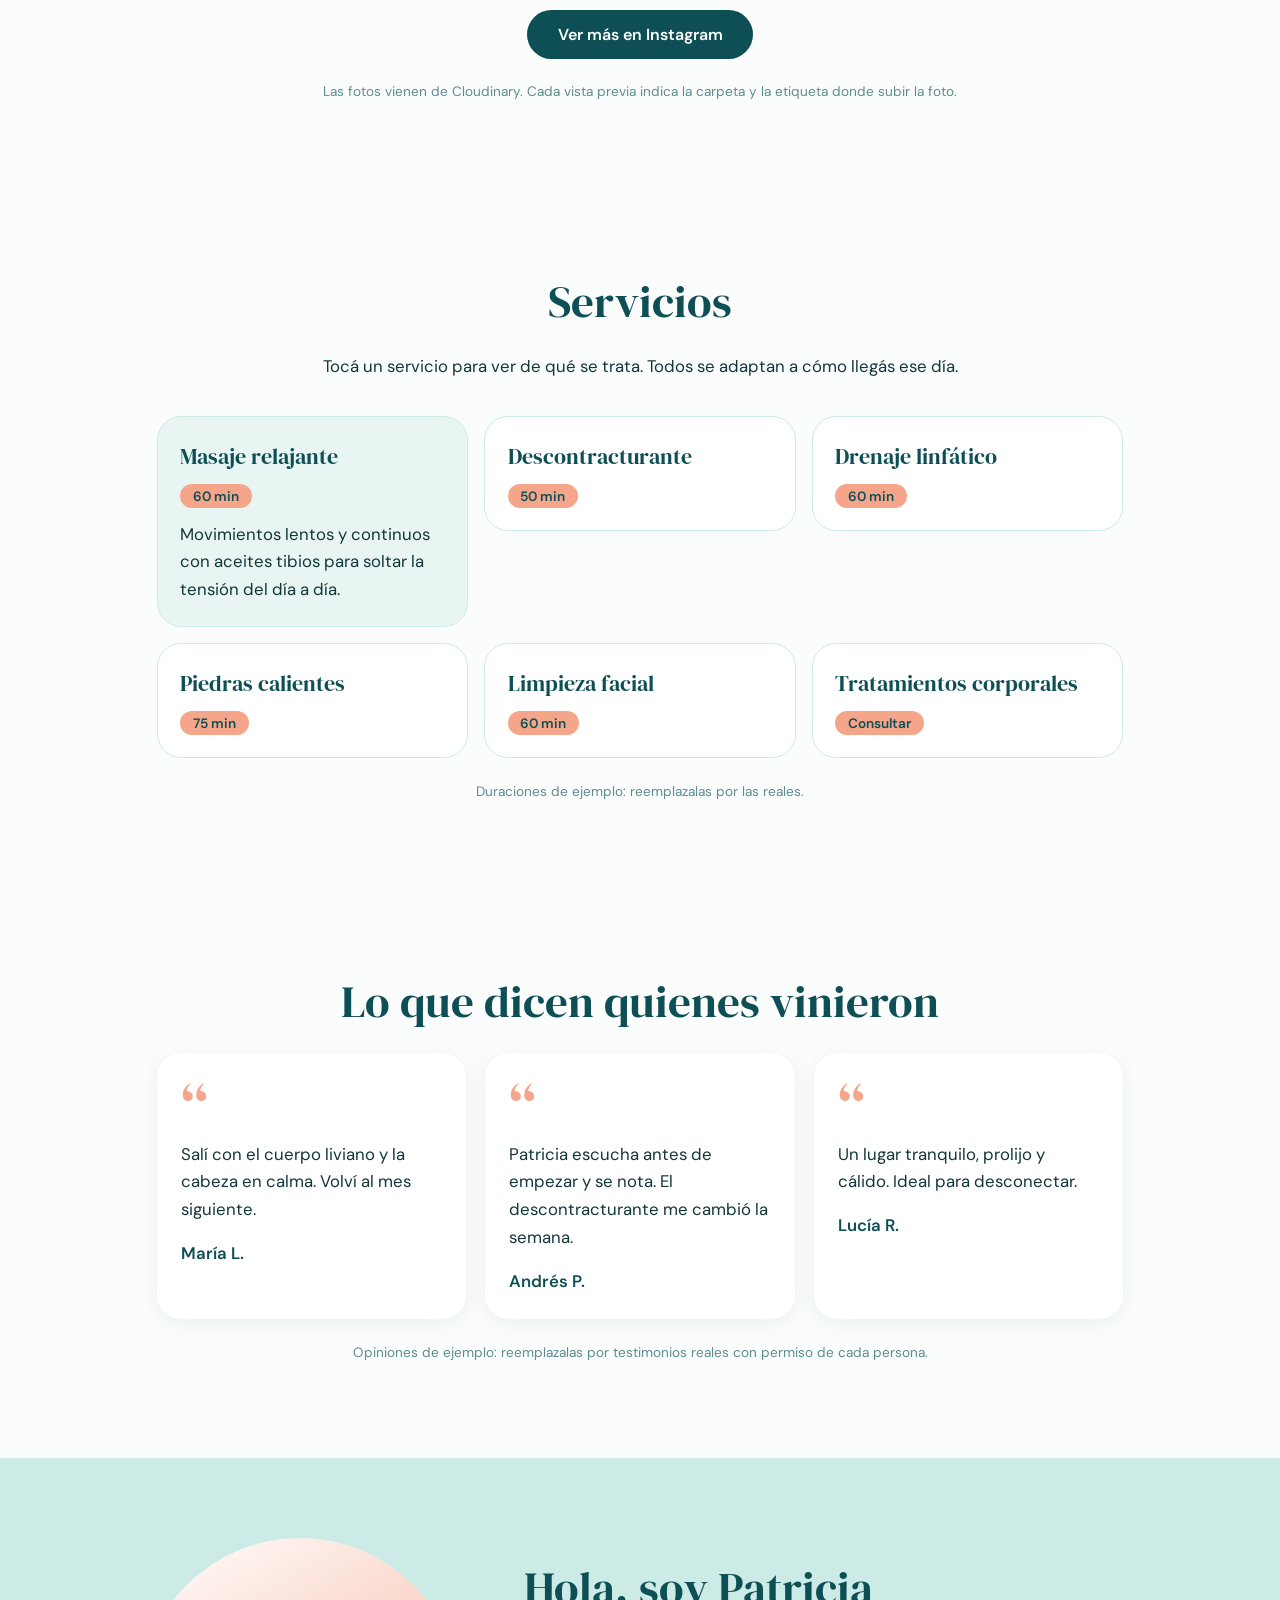
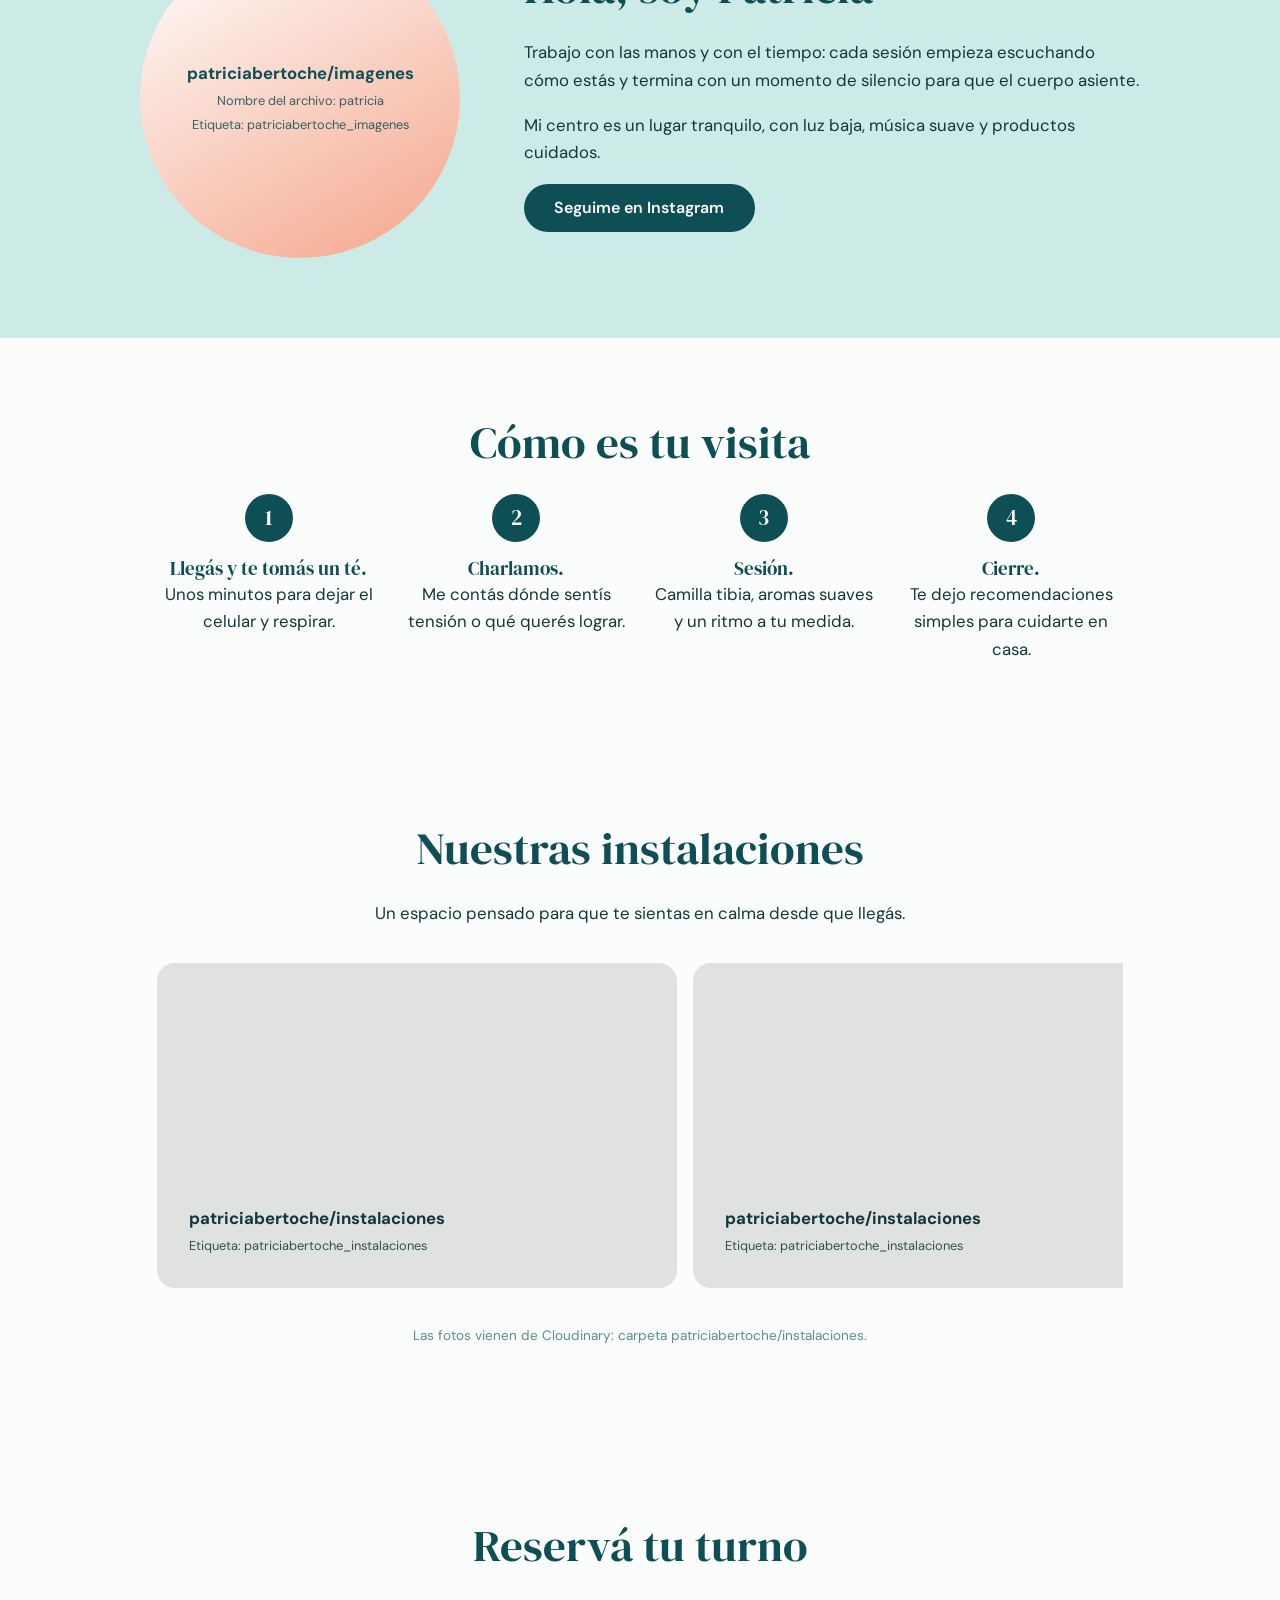
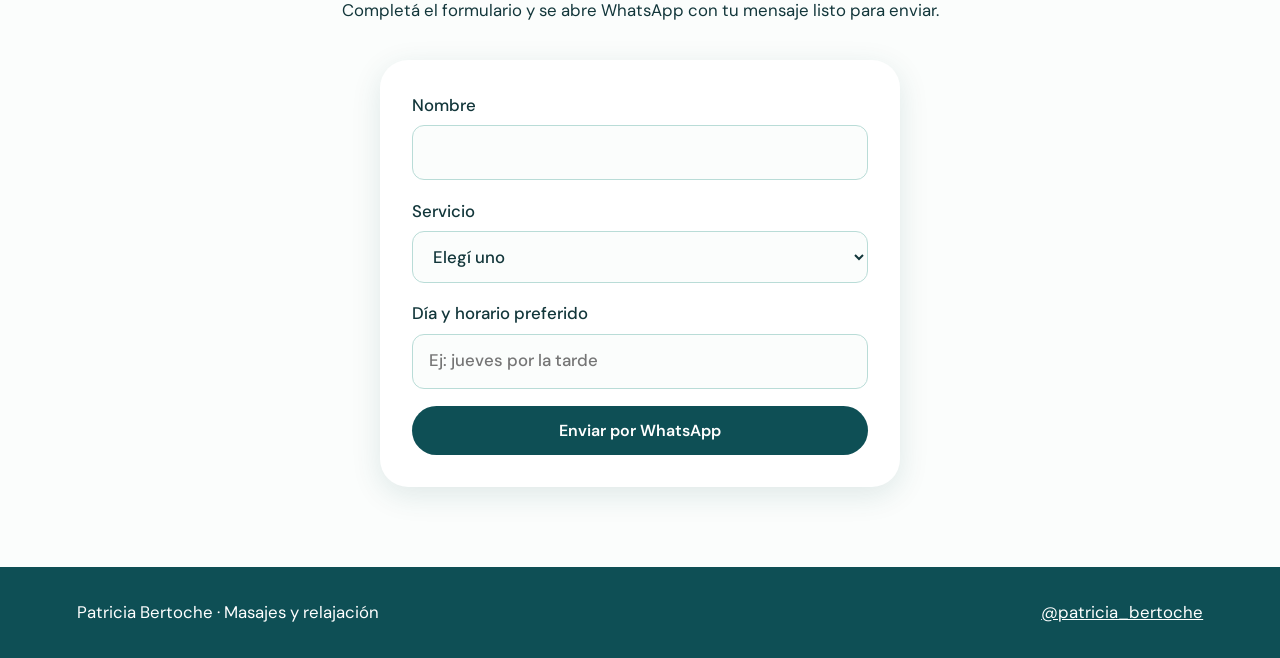
<file: luz.html>
<!DOCTYPE html>
<html lang="es">
<head>
<meta charset="UTF-8">
<meta name="viewport" content="width=device-width, initial-scale=1">
<title>Masajes y relajación</title>
<meta name="description" content="Centro estético de masajes y relajación. Reservá tu momento de calma.">
<link rel="preconnect" href="https://fonts.googleapis.com">
<link rel="preconnect" href="https://fonts.gstatic.com" crossorigin>
<link href="https://fonts.googleapis.com/css2?family=DM+Serif+Display&family=DM+Sans:wght@400;500;600&display=swap" rel="stylesheet">
<link rel="stylesheet" href="css/luz.css">
<link rel="stylesheet" href="css/instalaciones.css">
</head>
<body>

<header class="cabecera">
  <a href="#inicio" class="marca" data-texto="negocio.nombre"></a>
  <button class="menu-boton" aria-label="Abrir menú" aria-expanded="false">Menú</button>
  <nav class="menu" id="menu">
    <a href="#servicios">Servicios</a>
    <a href="#galeria">Galería</a>
    <a href="#instalaciones">Instalaciones</a>
    <a href="#sobre-mi">Sobre mí</a>
    <a href="#cuidados">Tu visita</a>
    <a href="#contacto" class="boton-mini">Reservar</a>
  </nav>
</header>

<main>
  <section class="hero" id="inicio">
    <div class="hero-texto">
      <h1 data-texto="inicio.titulo"></h1>
      <p data-texto="inicio.texto"></p>
      <div class="acciones">
        <a href="#contacto" class="boton" data-texto="inicio.botonReserva"></a>
        <a href="#servicios" class="enlace" data-texto="inicio.botonServicios"></a>
      </div>
    </div>
  </section>

  <section class="seccion" id="galeria">
    <h2 data-texto="galeria.titulo"></h2>
    <p class="intro" data-texto="galeria.intro"></p>
    <div class="galeria" id="lista-galeria"></div>
    <a class="boton" target="_blank" rel="noopener" data-enlace="contacto.instagram" data-texto="galeria.boton"></a>
    <p class="nota" data-texto="galeria.nota"></p>
  </section>

  <section class="seccion" id="servicios">
    <h2 data-texto="servicios.titulo"></h2>
    <p class="intro" data-texto="servicios.intro"></p>
    <div class="servicios" id="lista-servicios"></div>
    <p class="nota" data-texto="servicios.nota"></p>
  </section>

  <section class="seccion" id="opiniones">
    <h2 data-texto="opiniones.titulo"></h2>
    <div class="opiniones" id="lista-opiniones"></div>
    <p class="nota" data-texto="opiniones.nota"></p>
  </section>

  <section class="seccion oscura" id="sobre-mi">
    <div class="dos-col">
      <div class="retrato" role="img"><span data-texto="sobreMi.textoFoto"></span></div>
      <div>
        <h2 data-texto="sobreMi.titulo"></h2>
        <div id="parrafos-sobre-mi"></div>
        <a class="boton claro" target="_blank" rel="noopener" data-enlace="contacto.instagram" data-texto="sobreMi.botonInstagram"></a>
      </div>
    </div>
  </section>

  <section class="seccion" id="cuidados">
    <h2 data-texto="visita.titulo"></h2>
    <ol class="pasos" id="lista-pasos"></ol>
  </section>

  <section class="seccion" id="instalaciones">
    <h2 data-texto="instalaciones.titulo"></h2>
    <p class="intro" data-texto="instalaciones.intro"></p>
    <div class="instalaciones cinta" id="lista-instalaciones"></div>
    <p class="nota" data-texto="instalaciones.nota"></p>
  </section>

  <section class="seccion" id="contacto">
    <h2 data-texto="reserva.titulo"></h2>
    <p class="intro" data-texto="reserva.intro"></p>
    <form id="formulario" class="formulario" novalidate>
      <label><span data-texto="reserva.etiquetaNombre"></span>
        <input type="text" name="nombre" autocomplete="name" required>
      </label>
      <label><span data-texto="reserva.etiquetaServicio"></span>
        <select name="servicio" id="campo-servicio" required></select>
      </label>
      <label><span data-texto="reserva.etiquetaHorario"></span>
        <input type="text" name="horario" id="campo-horario">
      </label>
      <p class="error" id="error" role="alert" hidden></p>
      <button type="submit" class="boton" data-texto="reserva.boton"></button>
    </form>
  </section>

</main>

<footer class="pie">
  <p data-texto="negocio.pie"></p>
  <a target="_blank" rel="noopener" data-enlace="contacto.instagram" data-texto="contacto.usuarioInstagram"></a>
</footer>

<a class="flotante" target="_blank" rel="noopener" data-whatsapp>WhatsApp</a>

<script src="js/configuracion.js"></script>
<script src="js/principal.js"></script>
<script src="js/selector.js"></script>
</body>
</html>
</file>
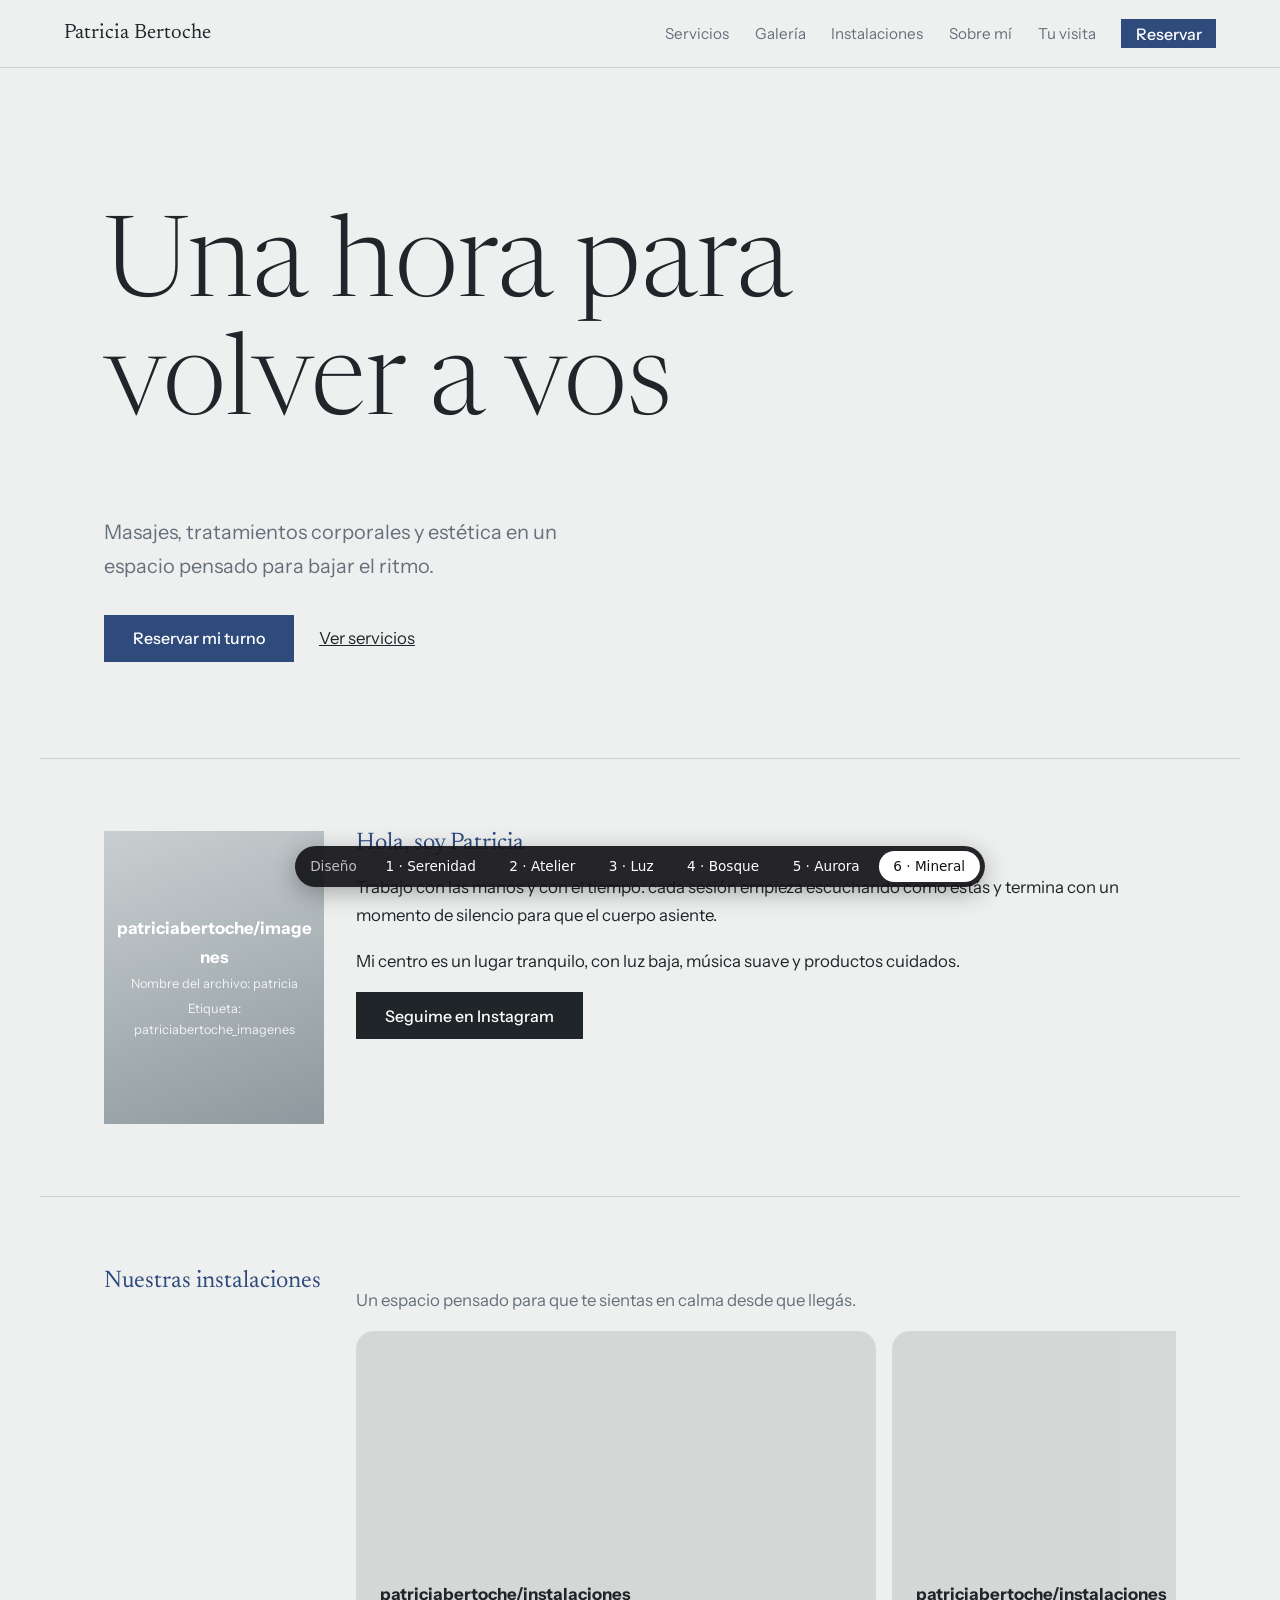
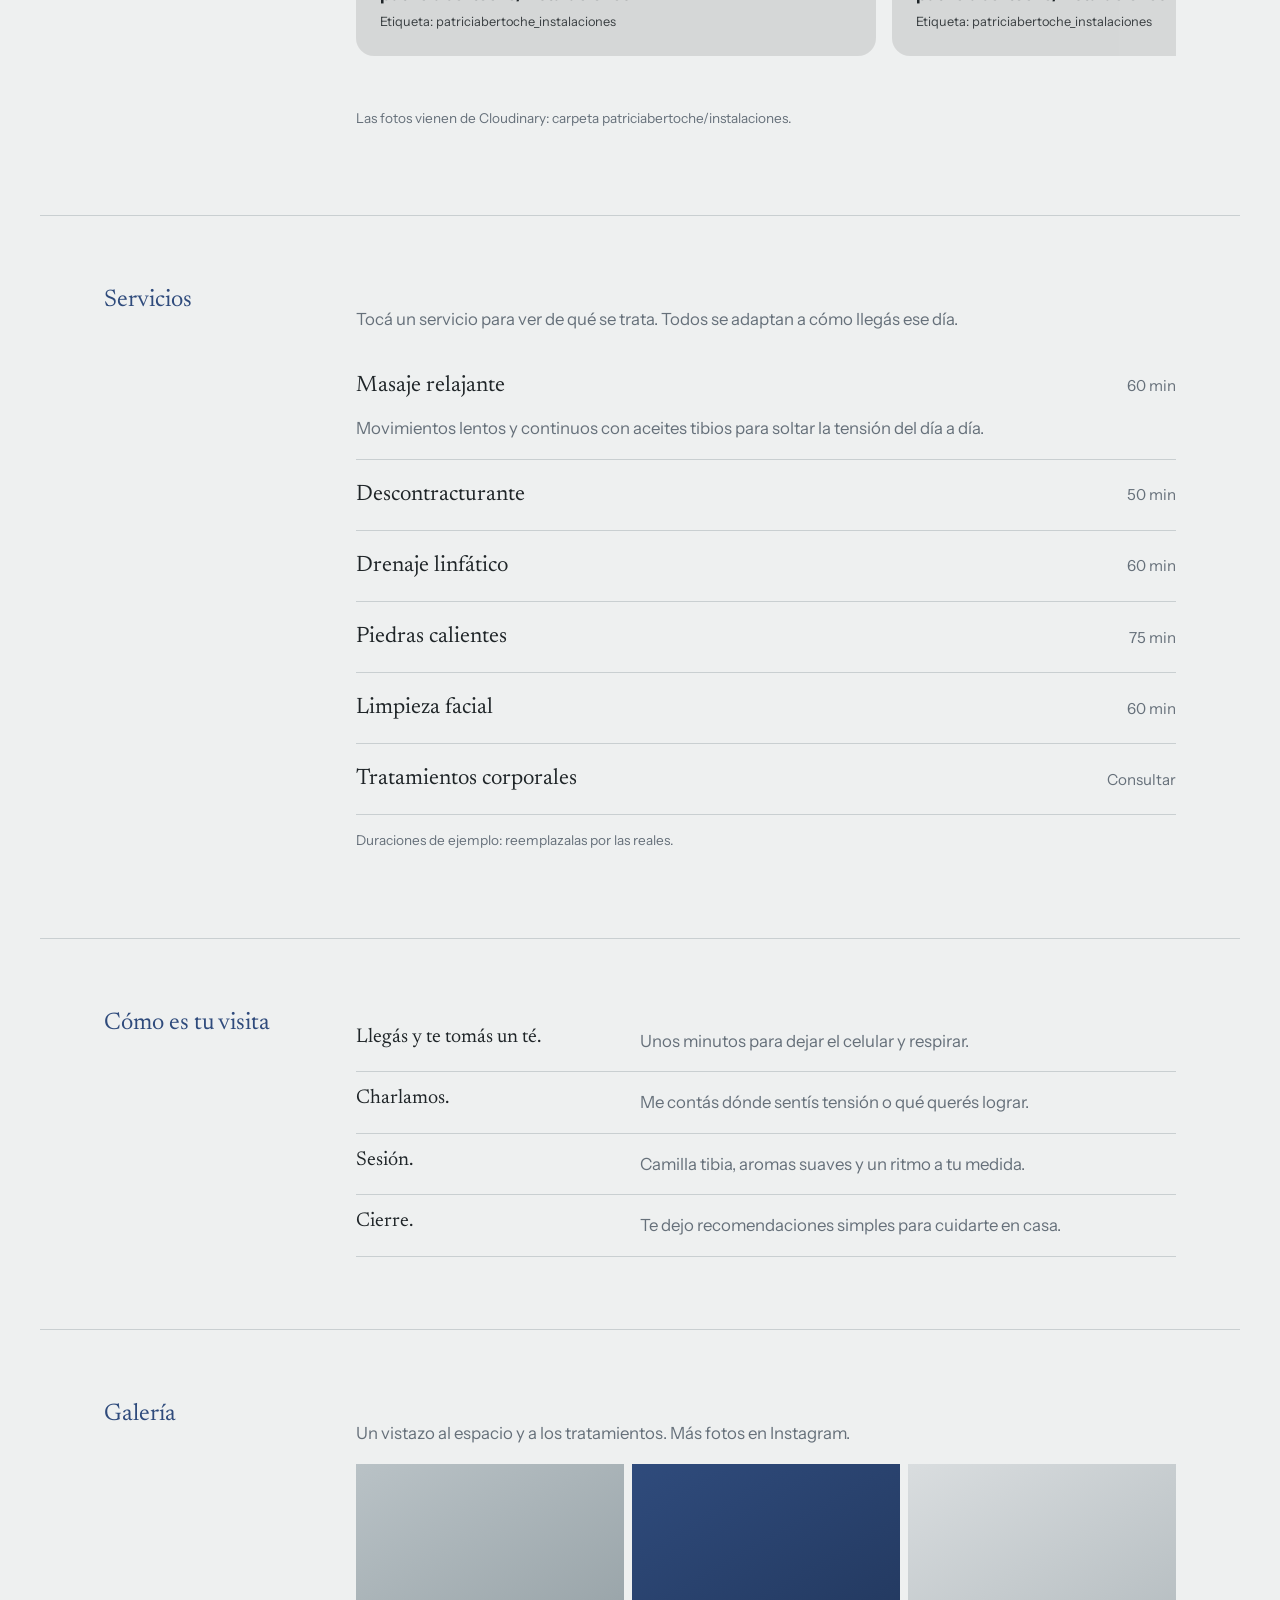
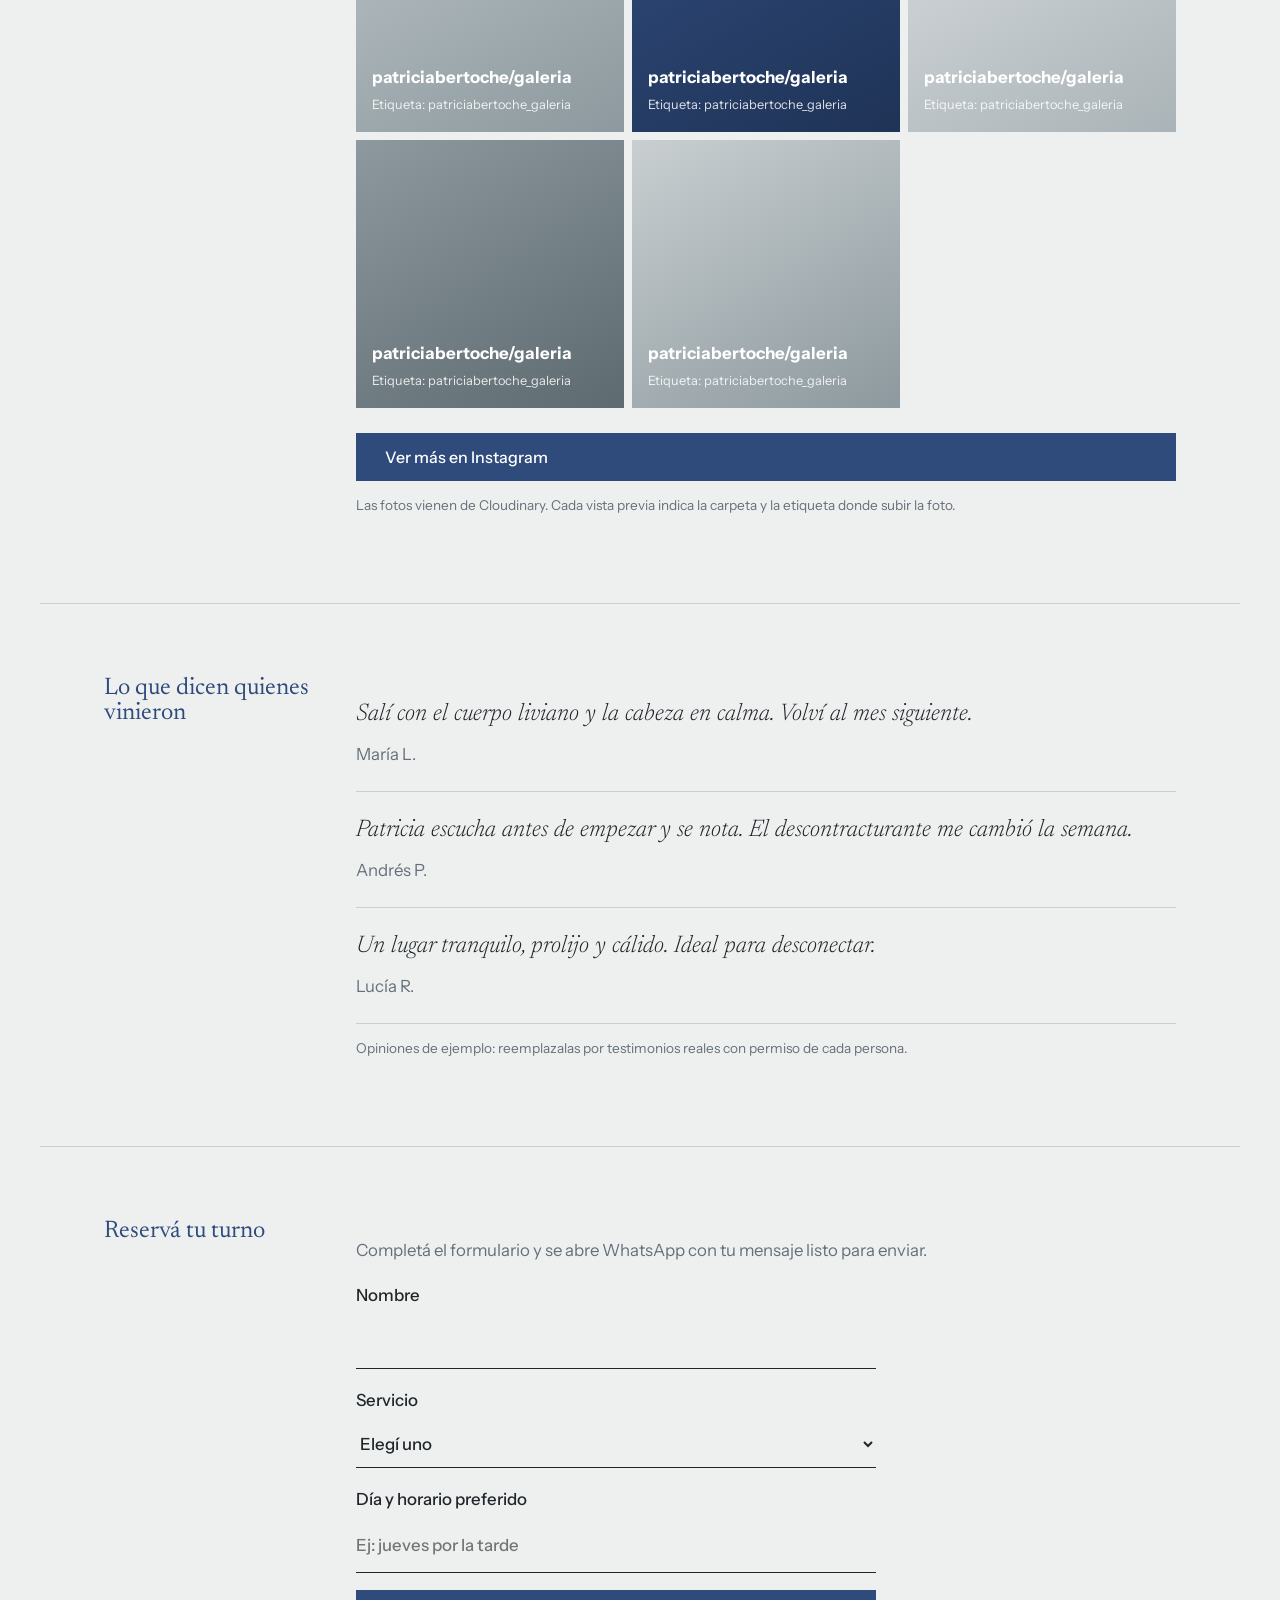
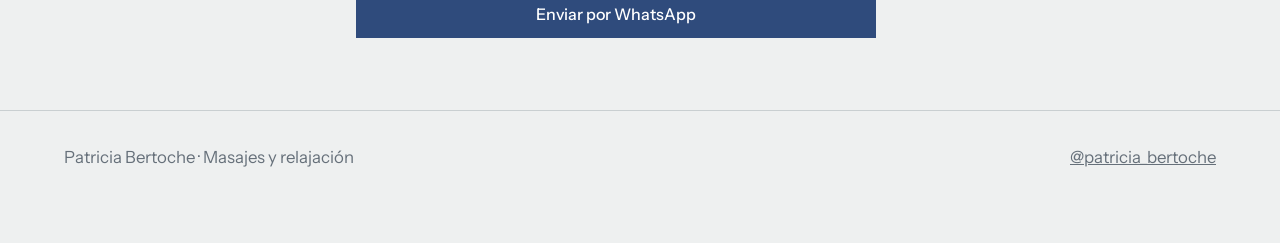
<file: mineral.html>
<!DOCTYPE html>
<html lang="es">
<head>
<meta charset="UTF-8">
<meta name="viewport" content="width=device-width, initial-scale=1">
<title>Masajes y relajación</title>
<meta name="description" content="Centro estético de masajes y relajación. Reservá tu momento de calma.">
<link rel="preconnect" href="https://fonts.googleapis.com">
<link rel="preconnect" href="https://fonts.gstatic.com" crossorigin>
<link href="https://fonts.googleapis.com/css2?family=Newsreader:ital,wght@0,300;0,400;1,300&family=Instrument+Sans:wght@400;500&display=swap" rel="stylesheet">
<link rel="stylesheet" href="css/mineral.css">
<link rel="stylesheet" href="css/instalaciones.css">
</head>
<body>

<header class="cabecera">
  <a href="#inicio" class="marca" data-texto="negocio.nombre"></a>
  <button class="menu-boton" aria-label="Abrir menú" aria-expanded="false">Menú</button>
  <nav class="menu" id="menu">
    <a href="#servicios">Servicios</a>
    <a href="#galeria">Galería</a>
    <a href="#instalaciones">Instalaciones</a>
    <a href="#sobre-mi">Sobre mí</a>
    <a href="#cuidados">Tu visita</a>
    <a href="#contacto" class="boton-mini">Reservar</a>
  </nav>
</header>

<main>
  <section class="hero" id="inicio">
    <div class="hero-texto">
      <h1 data-texto="inicio.titulo"></h1>
      <p data-texto="inicio.texto"></p>
      <div class="acciones">
        <a href="#contacto" class="boton" data-texto="inicio.botonReserva"></a>
        <a href="#servicios" class="enlace" data-texto="inicio.botonServicios"></a>
      </div>
    </div>
  </section>

  <section class="seccion oscura" id="sobre-mi">
    <div class="dos-col">
      <div class="retrato" role="img"><span data-texto="sobreMi.textoFoto"></span></div>
      <div>
        <h2 data-texto="sobreMi.titulo"></h2>
        <div id="parrafos-sobre-mi"></div>
        <a class="boton claro" target="_blank" rel="noopener" data-enlace="contacto.instagram" data-texto="sobreMi.botonInstagram"></a>
      </div>
    </div>
  </section>

  <section class="seccion" id="instalaciones">
    <h2 data-texto="instalaciones.titulo"></h2>
    <p class="intro" data-texto="instalaciones.intro"></p>
    <div class="instalaciones cinta" id="lista-instalaciones"></div>
    <p class="nota" data-texto="instalaciones.nota"></p>
  </section>

  <section class="seccion" id="servicios">
    <h2 data-texto="servicios.titulo"></h2>
    <p class="intro" data-texto="servicios.intro"></p>
    <div class="servicios" id="lista-servicios"></div>
    <p class="nota" data-texto="servicios.nota"></p>
  </section>

  <section class="seccion" id="cuidados">
    <h2 data-texto="visita.titulo"></h2>
    <ol class="pasos" id="lista-pasos"></ol>
  </section>

  <section class="seccion" id="galeria">
    <h2 data-texto="galeria.titulo"></h2>
    <p class="intro" data-texto="galeria.intro"></p>
    <div class="galeria" id="lista-galeria"></div>
    <a class="boton" target="_blank" rel="noopener" data-enlace="contacto.instagram" data-texto="galeria.boton"></a>
    <p class="nota" data-texto="galeria.nota"></p>
  </section>

  <section class="seccion" id="opiniones">
    <h2 data-texto="opiniones.titulo"></h2>
    <div class="opiniones" id="lista-opiniones"></div>
    <p class="nota" data-texto="opiniones.nota"></p>
  </section>

  <section class="seccion" id="contacto">
    <h2 data-texto="reserva.titulo"></h2>
    <p class="intro" data-texto="reserva.intro"></p>
    <form id="formulario" class="formulario" novalidate>
      <label><span data-texto="reserva.etiquetaNombre"></span>
        <input type="text" name="nombre" autocomplete="name" required>
      </label>
      <label><span data-texto="reserva.etiquetaServicio"></span>
        <select name="servicio" id="campo-servicio" required></select>
      </label>
      <label><span data-texto="reserva.etiquetaHorario"></span>
        <input type="text" name="horario" id="campo-horario">
      </label>
      <p class="error" id="error" role="alert" hidden></p>
      <button type="submit" class="boton" data-texto="reserva.boton"></button>
    </form>
  </section>

</main>

<footer class="pie">
  <p data-texto="negocio.pie"></p>
  <a target="_blank" rel="noopener" data-enlace="contacto.instagram" data-texto="contacto.usuarioInstagram"></a>
</footer>

<script src="js/configuracion.js"></script>
<script src="js/principal.js"></script>
<script src="js/selector.js"></script>
</body>
</html>
</file>
<file: css/estilos.css>
:root{
  --niebla:#EDF1EF;
  --pizarra:#1B3431;
  --salvia:#7E948E;
  --malva:#A9788F;
  --blanco:#FAFBFA;
  --radio:14px;
  --titulo:"Marcellus",Georgia,serif;
  --texto:"Figtree",system-ui,sans-serif;
}
:root{box-sizing:border-box;padding-top:env(safe-area-inset-top,0)}
*,*::before,*::after{box-sizing:inherit}
html{scroll-behavior:smooth;scroll-padding-top:70px}
body{margin:0;font:400 1.05rem/1.65 var(--texto);color:var(--pizarra);background:var(--niebla)}
h1,h2{font-family:var(--titulo);font-weight:400;line-height:1.15;margin:0 0 .6em}
h1{font-size:clamp(2.3rem,6vw,4rem)}
h2{font-size:clamp(1.8rem,4vw,2.6rem)}
a{color:inherit}
:focus-visible{outline:3px solid var(--malva);outline-offset:3px}

/* Cabecera */
.cabecera{position:sticky;top:0;z-index:10;display:flex;justify-content:space-between;align-items:center;padding:.8rem 5vw;background:rgba(237,241,239,.92);backdrop-filter:blur(8px)}
.marca{font-family:var(--titulo);font-size:1.3rem;text-decoration:none}
.menu{display:flex;gap:1.6rem;align-items:center}
.menu a{text-decoration:none}
.menu a:hover{color:var(--malva)}
.menu-boton{display:none;background:none;border:1px solid var(--pizarra);border-radius:99px;padding:.35rem 1rem;font:inherit;color:inherit;cursor:pointer}

/* Botones */
.boton,.boton-mini{display:inline-block;background:var(--pizarra);color:var(--blanco)!important;border:0;border-radius:99px;padding:.85rem 1.8rem;font:600 1rem var(--texto);text-decoration:none;cursor:pointer;transition:background .2s}
.boton:hover,.boton-mini:hover{background:var(--malva)}
.boton-mini{padding:.4rem 1.1rem}
.boton.claro{background:var(--blanco);color:var(--pizarra)!important}
.boton.claro:hover{background:var(--malva);color:var(--blanco)!important}
.enlace{margin-left:1.2rem}

/* Hero: círculo que respira */
.hero{display:grid;grid-template-columns:1fr 1fr;align-items:center;gap:3rem;min-height:82vh;padding:3rem 5vw}
.respiro{position:relative;justify-self:center;width:min(70vw,420px);aspect-ratio:1;border-radius:50%;
  background:radial-gradient(circle at 35% 30%,#c7d6d1,var(--salvia) 70%);
  display:grid;place-items:center;animation:respirar 10s ease-in-out infinite}
.respiro::after{content:"";position:absolute;inset:-9%;border-radius:50%;border:1px solid var(--salvia);opacity:.5}
.respiro span{font-family:var(--titulo);font-size:1.7rem;color:var(--blanco)}
@keyframes respirar{0%,100%{transform:scale(.78)}50%{transform:scale(1)}}
.hero-texto p{max-width:34ch;font-size:1.2rem}
.acciones{margin-top:1.8rem}

/* Secciones */
.seccion{padding:5rem 5vw;max-width:1100px;margin:0 auto}
.intro{max-width:52ch;margin-bottom:2rem}
.nota{font-size:.85rem;color:var(--salvia);margin-top:1.2rem}

/* Servicios */
.servicios{display:grid;grid-template-columns:1fr 1fr;gap:.9rem;align-items:start}
details{background:var(--blanco);border-radius:var(--radio);padding:1.1rem 1.4rem;transition:background .25s}
details[open]{background:#DDE7E3}
summary{display:flex;justify-content:space-between;gap:1rem;font-family:var(--titulo);font-size:1.25rem;cursor:pointer;list-style:none}
summary::-webkit-details-marker{display:none}
summary small{font:400 .9rem var(--texto);color:var(--salvia);align-self:center}
details p{margin:.8rem 0 0}

/* Sobre mí */
.oscura{max-width:none;background:var(--pizarra);color:var(--blanco)}
.dos-col{display:grid;grid-template-columns:1fr 1.2fr;gap:4rem;align-items:center;max-width:1100px;margin:0 auto}
.retrato{aspect-ratio:4/5;border-radius:200px 200px var(--radio) var(--radio);background:linear-gradient(160deg,var(--salvia),#5d716b);display:grid;place-items:center;color:var(--blanco);opacity:.9}

/* Pasos */
.pasos{list-style:none;padding:0;margin:0;display:grid;grid-template-columns:repeat(2,1fr);gap:1.5rem 3rem;counter-reset:paso}
.pasos li{counter-increment:paso;padding-left:3rem;position:relative}
.pasos li::before{content:counter(paso);position:absolute;left:0;top:0;width:2.1rem;height:2.1rem;border-radius:50%;background:var(--malva);color:var(--blanco);display:grid;place-items:center;font-family:var(--titulo)}
.pasos strong{display:block;font-family:var(--titulo);font-weight:400;font-size:1.2rem}

/* Formulario */
.formulario{display:grid;gap:1.1rem;max-width:520px}
label{display:grid;gap:.35rem;font-weight:500}
input,select{font:inherit;padding:.8rem 1rem;border:1px solid var(--salvia);border-radius:10px;background:var(--blanco);color:var(--pizarra)}
.error{color:#9b2c4a;margin:0}

.pie{display:flex;justify-content:space-between;flex-wrap:wrap;gap:.5rem;padding:2rem 5vw calc(2rem + env(safe-area-inset-bottom,0));border-top:1px solid #cfdad6}
.pie p{margin:0}

/* Móvil */
@media (max-width:800px){
  .hero,.dos-col,.servicios,.pasos{grid-template-columns:1fr}
  .hero{min-height:auto;padding-top:2rem}
  .menu-boton{display:block}
  .menu{display:none;position:absolute;top:100%;left:0;right:0;flex-direction:column;align-items:flex-start;gap:1rem;padding:1.2rem 5vw;background:var(--niebla)}
  .menu.abierto{display:flex}
  .retrato{max-width:280px}
}
@media (prefers-reduced-motion:reduce){
  .respiro{animation:none}
  html{scroll-behavior:auto}
}

/* Galería */
.galeria{display:grid;grid-template-columns:repeat(4,1fr);grid-auto-rows:170px;gap:.8rem;margin-bottom:1.8rem}
.foto{border-radius:var(--radio);display:flex;align-items:flex-end;padding:.9rem;color:var(--blanco);font-size:.95rem}
.f1{grid-column:span 2;grid-row:span 2;background:linear-gradient(150deg,var(--salvia),#4d635d)}
.f2{background:linear-gradient(150deg,var(--malva),#7d5569)}
.f3{background:linear-gradient(150deg,#5d716b,var(--pizarra))}
.f4{grid-column:span 2;background:linear-gradient(150deg,#9db1ab,var(--salvia))}
.f5{background:linear-gradient(150deg,#c39db0,var(--malva))}

/* Opiniones */
.opiniones{display:grid;grid-template-columns:repeat(3,1fr);gap:1.2rem}
blockquote{margin:0;background:var(--blanco);border-radius:var(--radio);padding:1.5rem}
blockquote p{margin:0 0 1rem;font-family:var(--titulo);font-size:1.15rem;line-height:1.45}
cite{font-style:normal;color:var(--salvia);font-weight:500}
@media (max-width:800px){
  .galeria{grid-template-columns:1fr 1fr;grid-auto-rows:130px}
  .f1,.f4{grid-column:span 2}
  .f1{grid-row:span 1}
  .opiniones{grid-template-columns:1fr}
}

/* Fotos reales (Cloudinary) */
.foto,.retrato{position:relative;overflow:hidden}
.con-imagen img{position:absolute;inset:0;width:100%;height:100%;object-fit:cover}
.foto.con-imagen{background:var(--salvia)}
.foto.con-imagen span{position:relative;z-index:1;text-shadow:0 1px 6px rgba(0,0,0,.55)}
.foto.con-imagen::after{content:"";position:absolute;inset:auto 0 0 0;height:45%;background:linear-gradient(transparent,rgba(27,52,49,.55))}
.foto.con-imagen span{z-index:2}

/* Vistas previas con nombre de carpeta */
.vista-previa{display:grid;gap:.15rem;text-align:left;overflow-wrap:anywhere}
.retrato .vista-previa{text-align:center;padding:1rem}
.vista-previa strong{font-weight:600;font-size:1rem}
.vista-previa small{font-size:.8rem;opacity:.85}
</file>
<file: css/instalaciones.css>
/* Instalaciones (fotos desde Cloudinary: carpeta "instalaciones")
   Un solo archivo para los 6 diseños. Hereda colores y radio del diseño activo.
   Dos formas: .cinta (tira horizontal) y .mosaico (una foto grande + chicas) */
.instalaciones{margin-bottom:1.5rem;width:100%;min-width:0}
.instalacion{position:relative;overflow:hidden;margin:0;display:flex;align-items:flex-end;padding:1rem;border-radius:var(--radio,18px);background:rgba(127,127,127,.22);color:inherit}
.instalacion img{position:absolute;inset:0;width:100%;height:100%;object-fit:cover}
.instalacion.con-imagen{color:#fff}
.instalacion.con-imagen::after{content:"";position:absolute;inset:auto 0 0;height:45%;background:linear-gradient(transparent,rgba(0,0,0,.55))}
.instalacion figcaption,.instalacion .vista-previa{position:relative;z-index:2}
.instalacion figcaption{display:grid;gap:.25rem;text-shadow:0 1px 6px rgba(0,0,0,.6)}
.instalacion figcaption strong{font-weight:600}

/* Descripción: aparece al pasar el cursor (o al tocar en el celular) */
.instalacion .descripcion{max-height:0;opacity:0;overflow:hidden;font-size:.92rem;line-height:1.45;transition:max-height .35s ease,opacity .3s ease}
.instalacion:hover .descripcion,.instalacion:focus .descripcion,.instalacion:focus-within .descripcion{max-height:9em;opacity:1}
.instalacion.con-imagen::after{transition:height .3s ease}
.instalacion.con-imagen:hover::after,.instalacion.con-imagen:focus::after{height:75%}
.instalacion:focus-visible{outline:3px solid currentColor;outline-offset:3px}
.instalacion .vista-previa{text-align:left}

/* Tira horizontal */
.cinta{display:flex;gap:1rem;overflow-x:auto;scroll-snap-type:x mandatory;padding-bottom:.8rem}
.cinta .instalacion{flex:0 0 min(86%,520px);aspect-ratio:16/10;scroll-snap-align:start}

/* Mosaico: la primera foto ocupa dos filas */
.mosaico{display:grid;grid-template-columns:2fr 1fr;grid-auto-rows:190px;gap:1rem}
.mosaico .instalacion:first-child{grid-row:span 2}
@media (max-width:800px){
  .mosaico{grid-template-columns:1fr;grid-auto-rows:200px}
  .mosaico .instalacion:first-child{grid-row:span 1}
}
</file>
<file: css/atelier.css>
/* Diseño Atelier: oscuro y elegante, barra lateral, servicios en filas, galería en tira */
:root{--fondo:#221726;--panel:#2E2033;--linea:#4a3850;--texto:#F1E8E4;--suave:#B9A7B4;--oro:#D6B48F;--rosa:#C98B9A;--titulo:"Italiana",Georgia,serif;--cuerpo:"Jost",system-ui,sans-serif;box-sizing:border-box;padding-top:env(safe-area-inset-top,0)}
*,*::before,*::after{box-sizing:inherit}
html{scroll-behavior:smooth}
body{margin:0;background:var(--fondo);color:var(--texto);font:300 1.05rem/1.7 var(--cuerpo)}
h1,h2{font-family:var(--titulo);font-weight:400;line-height:1.1;margin:0 0 .6em}
h1{font-size:clamp(2.6rem,7vw,5rem)}
h2{font-size:clamp(2rem,4vw,3rem);color:var(--oro)}
a{color:inherit}
:focus-visible{outline:2px solid var(--oro);outline-offset:3px}
.cabecera{position:fixed;inset:0 auto 0 0;width:240px;display:flex;flex-direction:column;justify-content:space-between;padding:2.5rem 1.8rem;background:var(--fondo);border-right:1px solid var(--linea);z-index:10}
.marca{font-family:var(--titulo);font-size:1.7rem;line-height:1.2;color:var(--oro);text-decoration:none}
.menu{display:flex;flex-direction:column;gap:1rem}
.menu a{color:var(--suave);text-decoration:none}
.menu a:hover{color:var(--oro)}
.menu-boton{display:none}
main,.pie{margin-left:240px}
.boton,.boton-mini{display:inline-block;background:transparent;color:var(--oro)!important;border:1px solid var(--oro);padding:.8rem 1.8rem;font:400 1rem var(--cuerpo);text-decoration:none;cursor:pointer;transition:.2s}
.boton:hover,.boton-mini:hover,.boton.claro{background:var(--oro);color:var(--fondo)!important}
.boton-mini{padding:.3rem 1rem;text-align:center}
.enlace{margin-left:1.5rem}
.hero{display:grid;grid-template-columns:1.2fr 1fr;align-items:center;gap:3rem;min-height:100vh;padding:4rem 6vw}
.hero-texto{order:1}
.respiro{order:2;justify-self:center;width:min(34vw,360px);aspect-ratio:1;border-radius:50%;border:1px solid var(--oro);background:radial-gradient(circle,rgba(201,139,154,.35),transparent 70%);display:grid;place-items:center;animation:respirar 10s ease-in-out infinite}
.respiro span{font-family:var(--titulo);font-size:1.6rem;color:var(--oro)}
@keyframes respirar{0%,100%{transform:scale(.8)}50%{transform:scale(1)}}
.hero-texto p{max-width:36ch;color:var(--suave);font-size:1.2rem}
.acciones{margin-top:2rem}
.seccion{padding:6rem 6vw}
.seccion>*{max-width:880px}
.intro{color:var(--suave);margin-bottom:2rem}
.nota{font-size:.85rem;color:var(--rosa)}
.servicios{display:block}
details{border-bottom:1px solid var(--linea);padding:1.2rem 0}
summary{display:flex;justify-content:space-between;gap:1rem;font-family:var(--titulo);font-size:1.6rem;cursor:pointer;list-style:none}
summary::-webkit-details-marker{display:none}
summary small{font:300 .95rem var(--cuerpo);color:var(--oro);align-self:center;white-space:nowrap}
details p{margin:.6rem 0 0;color:var(--suave);max-width:60ch}
.galeria{display:flex;gap:1rem;overflow-x:auto;scroll-snap-type:x mandatory;padding-bottom:1rem;margin-bottom:1.5rem;max-width:none}
.foto{position:relative;overflow:hidden;flex:0 0 min(72%,290px);aspect-ratio:3/4;scroll-snap-align:start;border-radius:150px 150px 8px 8px;display:flex;align-items:flex-end;justify-content:center;padding:1.2rem;text-align:center}
.f1{background:linear-gradient(160deg,#5b3a5e,#2E2033)}.f2{background:linear-gradient(160deg,#C98B9A,#7a4a5a)}.f3{background:linear-gradient(160deg,#D6B48F,#8a6a4a)}.f4{background:linear-gradient(160deg,#7a5a80,#3b2a42)}.f5{background:linear-gradient(160deg,#b07a8a,#5b3a5e)}
.oscura{background:var(--panel)}
.oscura>.dos-col{max-width:1000px}
.dos-col{display:grid;grid-template-columns:1fr 1.3fr;gap:4rem;align-items:center}
.retrato{position:relative;overflow:hidden;aspect-ratio:3/4;border-radius:200px 200px 8px 8px;background:linear-gradient(160deg,var(--rosa),#5b3a5e);display:grid;place-items:center}
.pasos{list-style:none;padding:0;margin:0;display:grid;grid-template-columns:repeat(4,1fr);gap:2rem;counter-reset:p;max-width:1000px}
.pasos li{counter-increment:p;border-top:1px solid var(--oro);padding-top:1rem;color:var(--suave)}
.pasos li::before{content:counter(p);display:block;font:italic 1.6rem var(--titulo);color:var(--rosa)}
.pasos strong{display:block;font:400 1.3rem var(--titulo);color:var(--texto)}
.opiniones{display:grid;gap:2rem}
blockquote{margin:0;padding-left:1.5rem;border-left:2px solid var(--rosa)}
blockquote p{margin:0 0 .5rem;font:400 1.6rem/1.35 var(--titulo)}
cite{font-style:normal;color:var(--suave)}
.formulario{display:grid;gap:1.1rem;max-width:520px}
label{display:grid;gap:.35rem}
input,select{font:inherit;padding:.8rem 1rem;background:var(--panel);color:var(--texto);border:1px solid var(--linea)}
.error{color:#f0a0b0;margin:0}
.pie{display:flex;justify-content:space-between;flex-wrap:wrap;gap:.5rem;padding:2rem 6vw calc(2rem + env(safe-area-inset-bottom,0));border-top:1px solid var(--linea);color:var(--suave)}
.pie p{margin:0}
.con-imagen img{position:absolute;inset:0;width:100%;height:100%;object-fit:cover}
.foto.con-imagen::after{content:"";position:absolute;inset:auto 0 0;height:40%;background:linear-gradient(transparent,rgba(34,23,38,.75))}
.foto.con-imagen span{position:relative;z-index:2}
.vista-previa{display:grid;gap:.15rem;overflow-wrap:anywhere;padding:1rem;text-align:center}
.vista-previa small{font-size:.8rem;opacity:.85}
@media (max-width:900px){
  .cabecera{position:sticky;top:0;inset:auto;width:100%;flex-direction:row;align-items:center;padding:.8rem 5vw;border-right:0;border-bottom:1px solid var(--linea)}
  .menu-boton{display:block;background:none;color:var(--oro);border:1px solid var(--oro);padding:.3rem 1rem;font:inherit}
  .menu{display:none;position:absolute;top:100%;left:0;right:0;background:var(--fondo);padding:1.2rem 5vw}
  .menu.abierto{display:flex}
  main,.pie{margin-left:0}
  .hero,.dos-col{grid-template-columns:1fr}
  .hero{min-height:auto}
  .respiro{width:min(60vw,260px)}
  .pasos{grid-template-columns:1fr 1fr}
  .retrato{max-width:280px}
}
@media (max-width:520px){.pasos{grid-template-columns:1fr}}
@media (prefers-reduced-motion:reduce){.respiro{animation:none}html{scroll-behavior:auto}}
</file>
<file: css/aurora.css>
/* Base compartida */
*,*::before,*::after{box-sizing:inherit}
:root{box-sizing:border-box;padding-top:env(safe-area-inset-top,0)}
html{scroll-behavior:smooth;scroll-padding-top:90px}
body{margin:0}
a{color:inherit}
:focus-visible{outline:3px solid var(--acento);outline-offset:3px}
details{transition:background .25s}
summary{cursor:pointer;list-style:none}
summary::-webkit-details-marker{display:none}
.foto,.retrato{position:relative;overflow:hidden}
.foto{display:flex;align-items:flex-end;padding:1rem}
.retrato{display:grid;place-items:center}
.con-imagen img{position:absolute;inset:0;width:100%;height:100%;object-fit:cover}
.foto.con-imagen span{position:relative;z-index:2;color:#fff;text-shadow:0 1px 6px rgba(0,0,0,.6)}
.foto.con-imagen::after{content:"";position:absolute;inset:auto 0 0;height:40%;background:linear-gradient(transparent,rgba(0,0,0,.45))}
.vista-previa{display:grid;gap:.15rem;overflow-wrap:anywhere;padding:.5rem;text-align:center}
.foto .vista-previa{text-align:left;padding:0}
.vista-previa small{font-size:.8rem;opacity:.85}
.menu-boton{display:none}
@media (max-width:800px){
  .menu-boton{display:block;background:none;color:inherit;border:1px solid currentColor;border-radius:99px;padding:.3rem 1rem;font:inherit}
  .menu{display:none!important;position:absolute;top:100%;left:0;right:0;flex-direction:column;align-items:flex-start;gap:1rem;padding:1.2rem 5vw;background:var(--menu-fondo,var(--fondo))}
  .menu.abierto{display:flex!important}
}
@media (prefers-reduced-motion:reduce){*{animation:none!important}html{scroll-behavior:auto}}
@keyframes respirar{0%,100%{transform:scale(.8)}50%{transform:scale(1)}}
/* Diseño Aurora: lavanda y durazno, cabecera flotante, paneles redondeados, servicios en carrusel */
:root{--fondo:#F1EDFF;--tinta:#2E2560;--violeta:#5B49C9;--durazno:#FFB8A0;--menta:#BDF0DE;--acento:#5B49C9;--menu-fondo:#fff;--fuente:"Outfit",system-ui,sans-serif}
body{background:var(--fondo);color:var(--tinta);font:400 1.05rem/1.65 var(--fuente)}
h1,h2{font-weight:600;line-height:1.08;margin:0 0 .6em;letter-spacing:-.01em}
h1{font-size:clamp(2.4rem,6vw,4.4rem)}
h2{font-size:clamp(1.8rem,4vw,2.6rem)}
.franja{display:block;text-align:center;background:var(--tinta);color:#fff;padding:.5rem;font-size:.9rem;text-decoration:none}
.cabecera{position:sticky;top:.8rem;z-index:10;margin:.8rem 4vw 0;padding:.55rem 1.2rem;border-radius:99px;background:rgba(255,255,255,.88);backdrop-filter:blur(10px);display:flex;justify-content:space-between;align-items:center;box-shadow:0 6px 24px rgba(91,73,201,.15)}
.marca{font-weight:600;font-size:1.15rem;text-decoration:none}
.menu{display:flex;gap:1.3rem;align-items:center}
.menu a{text-decoration:none;font-size:.95rem}
.menu a:hover{color:var(--violeta)}
.boton,.boton-mini{display:inline-block;background:var(--violeta);color:#fff!important;border:0;border-radius:99px;padding:.85rem 1.8rem;font:500 1rem var(--fuente);text-decoration:none;cursor:pointer;transition:.2s}
.boton:hover,.boton-mini:hover{background:var(--durazno);color:var(--tinta)!important}
.boton-mini{padding:.3rem 1rem}
.boton.claro{background:var(--durazno);color:var(--tinta)!important}
.enlace{margin-left:1.2rem}
.hero{display:grid;grid-template-columns:2fr 1fr;gap:1rem;align-items:center;margin:1rem 4vw;padding:3rem clamp(1.4rem,4vw,3.5rem);border-radius:36px;background:var(--tinta);color:#fff;min-height:70vh}
.hero-texto{order:1}
.hero-texto p{max-width:38ch;font-size:1.2rem;opacity:.9}
.acciones{margin-top:1.8rem}
.respiro{order:2;justify-self:center;width:min(28vw,280px);aspect-ratio:1;border-radius:50%;background:radial-gradient(circle at 35% 30%,#fff,var(--menta) 45%,var(--durazno));display:grid;place-items:center;animation:respirar 10s ease-in-out infinite}
.respiro span{font-weight:600;color:var(--tinta)}
.seccion{margin:1rem 4vw;padding:3rem clamp(1.2rem,4vw,3rem);max-width:none;background:#fff;border-radius:36px}
.intro{max-width:56ch;margin-bottom:1.6rem}
.nota{font-size:.85rem;opacity:.7}
.servicios{display:flex;gap:1rem;overflow-x:auto;scroll-snap-type:x mandatory;padding-bottom:1rem;align-items:flex-start}
details{flex:0 0 min(78%,300px);scroll-snap-align:start;background:var(--fondo);border:2px solid transparent;border-radius:28px;padding:1.4rem}
details[open]{background:var(--menta);border-color:var(--violeta)}
summary{display:grid;gap:.5rem;justify-items:start;font-size:1.25rem;font-weight:600}
summary small{font-size:.85rem;font-weight:500;background:var(--durazno);border-radius:99px;padding:.15rem .8rem}
details p{margin:.8rem 0 0}
.galeria{display:grid;grid-template-columns:repeat(3,1fr);gap:.8rem;margin-bottom:1.6rem}
.foto{aspect-ratio:1;border-radius:28px;color:var(--tinta)}
.f1{background:linear-gradient(150deg,var(--menta),#7fd3b8)}.f2{background:linear-gradient(150deg,var(--durazno),#ff8f6e)}.f3{background:linear-gradient(150deg,#cfc6ff,var(--violeta))}.f4{background:linear-gradient(150deg,#fff,var(--menta))}.f5{background:linear-gradient(150deg,var(--durazno),#cfc6ff)}
.oscura{background:var(--tinta);color:#fff}
.dos-col{display:grid;grid-template-columns:auto 1fr;gap:3rem;align-items:center}
.retrato{width:min(300px,70vw);aspect-ratio:4/5;border-radius:36px;background:linear-gradient(160deg,var(--durazno),var(--violeta));color:#fff}
.pasos{list-style:none;padding:0;margin:0;display:grid;grid-template-columns:repeat(4,1fr);gap:1rem;counter-reset:p}
.pasos li{counter-increment:p;background:var(--fondo);border-radius:24px;padding:1.2rem}
.pasos li::before{content:counter(p);display:grid;place-items:center;width:2.4rem;height:2.4rem;border-radius:50%;background:var(--durazno);font-weight:600;margin-bottom:.6rem}
.pasos strong{display:block;font-size:1.1rem}
.opiniones{display:grid;grid-template-columns:repeat(3,1fr);gap:1rem}
blockquote{margin:0;background:var(--fondo);border-radius:28px;padding:1.5rem}
blockquote p{margin:0 0 1rem;font-size:1.1rem}
cite{font-style:normal;font-weight:600;background:var(--menta);border-radius:99px;padding:.15rem .8rem;font-size:.9rem}
.formulario{display:grid;gap:1.1rem;max-width:520px}
label{display:grid;gap:.35rem;font-weight:500}
input,select{font:inherit;padding:.8rem 1.2rem;border:2px solid #d9d2fb;border-radius:99px;background:#fff;color:var(--tinta)}
.error{color:#b3264f;margin:0}
.pie{display:flex;justify-content:center;flex-wrap:wrap;gap:1.5rem;padding:2rem 4vw calc(5rem + env(safe-area-inset-bottom,0))}
.pie p{margin:0}
@media (max-width:800px){
  .hero,.dos-col,.opiniones{grid-template-columns:1fr}
  .hero{min-height:auto}
  .respiro{width:min(55vw,220px)}
  .pasos{grid-template-columns:1fr 1fr}
  .galeria{grid-template-columns:1fr 1fr}
  .retrato{margin:0 auto}
}
@media (max-width:520px){.pasos{grid-template-columns:1fr}}
</file>
<file: css/bosque.css>
/* Base compartida */
*,*::before,*::after{box-sizing:inherit}
:root{box-sizing:border-box;padding-top:env(safe-area-inset-top,0)}
html{scroll-behavior:smooth;scroll-padding-top:90px}
body{margin:0}
a{color:inherit}
:focus-visible{outline:3px solid var(--acento);outline-offset:3px}
details{transition:background .25s}
summary{cursor:pointer;list-style:none}
summary::-webkit-details-marker{display:none}
.foto,.retrato{position:relative;overflow:hidden}
.foto{display:flex;align-items:flex-end;padding:1rem}
.retrato{display:grid;place-items:center}
.con-imagen img{position:absolute;inset:0;width:100%;height:100%;object-fit:cover}
.foto.con-imagen span{position:relative;z-index:2;color:#fff;text-shadow:0 1px 6px rgba(0,0,0,.6)}
.foto.con-imagen::after{content:"";position:absolute;inset:auto 0 0;height:40%;background:linear-gradient(transparent,rgba(0,0,0,.45))}
.vista-previa{display:grid;gap:.15rem;overflow-wrap:anywhere;padding:.5rem;text-align:center}
.foto .vista-previa{text-align:left;padding:0}
.vista-previa small{font-size:.8rem;opacity:.85}
.menu-boton{display:none}
@media (max-width:800px){
  .menu-boton{display:block;background:none;color:inherit;border:1px solid currentColor;border-radius:99px;padding:.3rem 1rem;font:inherit}
  .menu{display:none!important;position:absolute;top:100%;left:0;right:0;flex-direction:column;align-items:flex-start;gap:1rem;padding:1.2rem 5vw;background:var(--menu-fondo,var(--fondo))}
  .menu.abierto{display:flex!important}
}
@media (prefers-reduced-motion:reduce){*{animation:none!important}html{scroll-behavior:auto}}
@keyframes respirar{0%,100%{transform:scale(.8)}50%{transform:scale(1)}}
/* Diseño Bosque: verde musgo y ámbar, cabecera sólida, título enorme, galería en bloques y línea de tiempo */
:root{--fondo:#F0F3EA;--tinta:#22372B;--musgo:#2F4A3A;--ambar:#D08C3C;--corteza:#5E4634;--acento:#D08C3C;--menu-fondo:var(--musgo);--titulo:"Young Serif",Georgia,serif;--cuerpo:"Work Sans",system-ui,sans-serif}
body{background:var(--fondo);color:var(--tinta);font:400 1.05rem/1.65 var(--cuerpo)}
h1,h2{font-family:var(--titulo);font-weight:400;line-height:1.05;margin:0 0 .6em}
h2{font-size:clamp(2rem,4vw,2.8rem)}
h2::after{content:"";display:block;width:56px;height:4px;background:var(--ambar);margin-top:.6rem}
.cabecera{position:sticky;top:0;z-index:10;display:flex;justify-content:space-between;align-items:center;padding:.9rem 5vw;background:var(--musgo);color:#F0F3EA}
.marca{font-family:var(--titulo);font-size:1.35rem;text-decoration:none}
.menu{display:flex;gap:1.6rem;align-items:center}
.menu a{text-decoration:none}
.menu a:hover{color:var(--ambar)}
.boton,.boton-mini{display:inline-block;background:var(--ambar);color:#1c2a20!important;border:0;padding:.85rem 1.8rem;font:600 1rem var(--cuerpo);text-decoration:none;cursor:pointer;transition:.2s}
.boton:hover,.boton-mini:hover{background:var(--corteza);color:#fff!important}
.boton-mini{padding:.35rem 1rem}
.boton.claro{background:var(--ambar)}
.enlace{margin-left:1.4rem}
.hero{position:relative;overflow:hidden;min-height:88vh;display:grid;align-items:end;padding:5rem 5vw;background:linear-gradient(180deg,#3d5e49,var(--musgo));color:#F0F3EA}
.hero-texto{position:relative;z-index:1}
.hero h1{font-size:clamp(3rem,10vw,7.5rem);line-height:.95;max-width:11ch}
.hero-texto p{max-width:38ch;font-size:1.25rem}
.acciones{margin-top:2rem}
.respiro{position:absolute;right:-8%;top:6%;width:min(52vw,500px);aspect-ratio:1;border-radius:50%;background:radial-gradient(circle at 35% 30%,#86a894,#3d5e49);display:grid;place-items:center;animation:respirar 10s ease-in-out infinite}
.respiro span{font-family:var(--titulo);font-size:1.6rem;color:#F0F3EA}
.seccion{padding:5rem 5vw;max-width:1200px;margin:0 auto}
.intro{max-width:56ch;margin-bottom:2rem}
.nota{font-size:.85rem;color:var(--corteza)}
.servicios{display:grid;grid-template-columns:1fr 1fr;gap:1rem;align-items:start}
details{background:#fff;border-left:6px solid var(--ambar);padding:1.2rem 1.4rem}
details[open]{background:#e4ead8}
summary{display:flex;justify-content:space-between;gap:1rem;font-family:var(--titulo);font-size:1.25rem}
summary small{font:500 .9rem var(--cuerpo);color:var(--corteza);align-self:center;white-space:nowrap}
details p{margin:.7rem 0 0}
.galeria{display:grid;grid-template-columns:repeat(4,1fr);grid-auto-rows:150px;gap:.8rem;margin-bottom:1.6rem}
.f1{grid-column:span 2;grid-row:span 2;background:linear-gradient(150deg,#5f8570,var(--musgo))}
.f2{background:linear-gradient(150deg,var(--ambar),#a86a22)}
.f3{grid-row:span 2;background:linear-gradient(150deg,#86a894,#3d5e49)}
.f4{background:linear-gradient(150deg,#8a6a52,var(--corteza))}
.f5{grid-column:span 4;background:linear-gradient(90deg,var(--musgo),#5f8570)}
.foto{color:#fff}
.oscura{max-width:none;background:var(--corteza);color:#F0F3EA}
.oscura .dos-col{max-width:1100px;margin:0 auto}
.dos-col{display:grid;grid-template-columns:1fr 1.2fr;gap:4rem;align-items:center}
.retrato{aspect-ratio:4/5;border-radius:0 140px 0 0;background:linear-gradient(160deg,var(--ambar),var(--musgo));color:#fff}
.pasos{list-style:none;margin:0;padding:0 0 0 2rem;border-left:2px solid var(--ambar);display:grid;gap:1.6rem;max-width:640px}
.pasos li{position:relative}
.pasos li::before{content:"";position:absolute;left:calc(-2rem - 8px);top:.5rem;width:14px;height:14px;border-radius:50%;background:var(--ambar)}
.pasos strong{display:block;font:400 1.25rem var(--titulo)}
.opiniones{display:grid;grid-template-columns:repeat(3,1fr);gap:1.5rem}
blockquote{margin:0;border-top:4px solid var(--ambar);padding-top:1rem}
blockquote p{margin:0 0 .8rem;font:400 1.25rem/1.4 var(--titulo)}
cite{font-style:normal;color:var(--corteza);font-weight:500}
.formulario{display:grid;gap:1.1rem;max-width:520px}
label{display:grid;gap:.35rem;font-weight:500}
input,select{font:inherit;padding:.75rem .2rem;border:0;border-bottom:2px solid var(--musgo);background:transparent;color:var(--tinta)}
.error{color:#9b2c2c;margin:0}
.pie{display:flex;justify-content:space-between;flex-wrap:wrap;gap:.5rem;padding:2rem 5vw calc(2rem + env(safe-area-inset-bottom,0));background:var(--musgo);color:#F0F3EA}
.pie p{margin:0}
@media (max-width:800px){
  .cabecera{flex-wrap:wrap}
  .servicios,.dos-col,.opiniones{grid-template-columns:1fr}
  .galeria{grid-template-columns:1fr 1fr;grid-auto-rows:130px}
  .f1{grid-column:span 2}.f3{grid-row:span 1}.f5{grid-column:span 2}
  .retrato{max-width:280px}
  .respiro{width:70vw;right:-20%}
}
</file>
<file: css/luz.css>
/* Diseño Luz: claro y fresco, cabecera centrada, servicios en tarjetas, galería tipo mosaico */
:root{--fondo:#FBFDFC;--aqua:#CDEBE6;--aqua2:#E8F5F2;--teal:#0E4F55;--coral:#F4A58A;--texto:#12363A;--titulo:"DM Serif Display",Georgia,serif;--cuerpo:"DM Sans",system-ui,sans-serif;box-sizing:border-box;padding-top:env(safe-area-inset-top,0)}
*,*::before,*::after{box-sizing:inherit}
html{scroll-behavior:smooth;scroll-padding-top:110px}
body{margin:0;background:var(--fondo);color:var(--texto);font:400 1.05rem/1.65 var(--cuerpo)}
h1,h2{font-family:var(--titulo);font-weight:400;line-height:1.1;margin:0 0 .6em;color:var(--teal)}
h1{font-size:clamp(2.6rem,7vw,5.2rem)}
h2{font-size:clamp(2rem,4vw,2.8rem);text-align:center}
a{color:inherit}
:focus-visible{outline:3px solid var(--coral);outline-offset:3px}
.cabecera{position:sticky;top:0;z-index:10;display:flex;flex-direction:column;align-items:center;gap:.5rem;padding:1rem 5vw;background:rgba(251,253,252,.92);backdrop-filter:blur(8px)}
.marca{font-family:var(--titulo);font-size:1.6rem;color:var(--teal);text-decoration:none}
.menu{display:flex;gap:1.4rem;align-items:center;background:#fff;border-radius:99px;padding:.35rem 1.2rem;box-shadow:0 2px 12px rgba(14,79,85,.1)}
.menu a{text-decoration:none;font-size:.95rem}
.menu a:hover{color:var(--coral)}
.menu-boton{display:none}
.boton,.boton-mini{display:inline-block;background:var(--teal);color:#fff!important;border:0;border-radius:99px;padding:.85rem 1.9rem;font:600 1rem var(--cuerpo);text-decoration:none;cursor:pointer;transition:background .2s}
.boton:hover,.boton-mini:hover{background:var(--coral);color:var(--teal)!important}
.boton-mini{padding:.35rem 1rem;background:var(--coral);color:var(--teal)!important}
.boton.claro{background:var(--teal)}
.enlace{margin-left:1.2rem}
.hero{text-align:center;display:grid;justify-items:center;align-content:center;min-height:78vh;padding:4rem 6vw;background:radial-gradient(circle at 15% 20%,var(--aqua),transparent 55%),radial-gradient(circle at 88% 75%,#FBE3D8,transparent 50%)}
.hero-texto p{max-width:44ch;margin:0 auto;font-size:1.25rem}
.acciones{margin-top:2rem}
.seccion{padding:5rem 6vw;max-width:1120px;margin:0 auto}
.intro,.nota{text-align:center}
.intro{max-width:56ch;margin:0 auto 2.2rem}
.nota{font-size:.85rem;color:#5c8c90;margin-top:1.4rem}
.servicios{display:grid;grid-template-columns:repeat(3,1fr);gap:1rem;align-items:start}
details{background:#fff;border:1px solid var(--aqua);border-radius:24px;padding:1.4rem;transition:background .25s}
details[open]{background:var(--aqua2)}
summary{display:grid;gap:.5rem;justify-items:start;font-family:var(--titulo);font-size:1.4rem;color:var(--teal);cursor:pointer;list-style:none}
summary::-webkit-details-marker{display:none}
summary small{font:600 .85rem var(--cuerpo);background:var(--coral);color:var(--teal);border-radius:99px;padding:.2rem .8rem}
details p{margin:.8rem 0 0}
.galeria{display:block;columns:3;column-gap:1rem;margin-bottom:1.8rem}
.foto{position:relative;overflow:hidden;break-inside:avoid;margin-bottom:1rem;border-radius:24px;display:flex;align-items:flex-end;padding:1rem;color:var(--teal)}
.f1{height:330px;background:linear-gradient(150deg,var(--aqua),#8fcfc7)}.f2{height:200px;background:linear-gradient(150deg,#FBE3D8,var(--coral))}.f3{height:260px;background:linear-gradient(150deg,#8fcfc7,#4fa3a5)}.f4{height:220px;background:linear-gradient(150deg,var(--aqua2),var(--aqua))}.f5{height:300px;background:linear-gradient(150deg,var(--coral),#e88a6b)}
.galeria+.boton{display:block;width:max-content;margin:0 auto}
.oscura{max-width:none;background:var(--aqua)}
.oscura .dos-col{max-width:1000px;margin:0 auto}
.oscura h2{text-align:left}
.dos-col{display:grid;grid-template-columns:auto 1fr;gap:4rem;align-items:center}
.retrato{position:relative;overflow:hidden;width:min(320px,70vw);aspect-ratio:1;border-radius:50%;background:linear-gradient(150deg,#fff,var(--coral));display:grid;place-items:center;color:var(--teal)}
.pasos{list-style:none;padding:0;margin:0;display:grid;grid-template-columns:repeat(4,1fr);gap:1.5rem;counter-reset:p;text-align:center}
.pasos li{counter-increment:p}
.pasos li::before{content:counter(p);display:grid;place-items:center;width:3rem;height:3rem;margin:0 auto .8rem;border-radius:50%;background:var(--teal);color:#fff;font-family:var(--titulo);font-size:1.3rem}
.pasos strong{display:block;font:400 1.2rem var(--titulo);color:var(--teal)}
.opiniones{display:grid;grid-template-columns:repeat(3,1fr);gap:1.2rem}
blockquote{margin:0;background:#fff;border-radius:24px;padding:1.5rem;box-shadow:0 4px 18px rgba(14,79,85,.08)}
blockquote::before{content:"\201C";display:block;font:4rem/1 var(--titulo);color:var(--coral)}
blockquote p{margin:0 0 1rem}
cite{font-style:normal;font-weight:600;color:var(--teal)}
.formulario{display:grid;gap:1.1rem;max-width:520px;margin:0 auto;background:#fff;padding:2rem;border-radius:28px;box-shadow:0 8px 30px rgba(14,79,85,.12)}
label{display:grid;gap:.35rem;font-weight:500}
input,select{font:inherit;padding:.8rem 1rem;border:1px solid #b9dcd7;border-radius:12px;background:var(--fondo);color:var(--texto)}
.error{color:#a3324f;margin:0}
.pie{display:flex;justify-content:space-between;flex-wrap:wrap;gap:.5rem;padding:2rem 6vw calc(2rem + env(safe-area-inset-bottom,0));background:var(--teal);color:#fff}
.pie p{margin:0}
.flotante{position:fixed;right:1rem;bottom:calc(6.5rem + env(safe-area-inset-bottom,0));z-index:20;background:#1FAF5A;color:#fff;border-radius:99px;padding:.7rem 1.3rem;font-weight:600;text-decoration:none;box-shadow:0 6px 18px rgba(0,0,0,.2)}
.con-imagen img{position:absolute;inset:0;width:100%;height:100%;object-fit:cover}
.foto.con-imagen span{position:relative;z-index:2;color:#fff;text-shadow:0 1px 6px rgba(0,0,0,.6)}
.vista-previa{display:grid;gap:.15rem;overflow-wrap:anywhere;padding:1rem;text-align:center}
.foto .vista-previa{text-align:left;padding:0}
.vista-previa small{font-size:.8rem;opacity:.85}
@media (max-width:800px){
  .menu-boton{display:block;background:none;border:1px solid var(--teal);color:var(--teal);border-radius:99px;padding:.3rem 1rem;font:inherit}
  .cabecera{flex-direction:row;justify-content:space-between}
  .menu{display:none;position:absolute;top:100%;left:5vw;right:5vw;flex-direction:column;align-items:flex-start;border-radius:20px;padding:1rem 1.4rem}
  .menu.abierto{display:flex}
  .servicios,.opiniones,.dos-col{grid-template-columns:1fr}
  .pasos{grid-template-columns:1fr 1fr}
  .galeria{columns:2}
  .oscura h2{text-align:center}
  .retrato{margin:0 auto}
}
@media (max-width:520px){.pasos{grid-template-columns:1fr}.galeria{columns:1}}
@media (prefers-reduced-motion:reduce){html{scroll-behavior:auto}}
</file>
<file: css/mineral.css>
/* Base compartida */
*,*::before,*::after{box-sizing:inherit}
:root{box-sizing:border-box;padding-top:env(safe-area-inset-top,0)}
html{scroll-behavior:smooth;scroll-padding-top:90px}
body{margin:0}
a{color:inherit}
:focus-visible{outline:3px solid var(--acento);outline-offset:3px}
details{transition:background .25s}
summary{cursor:pointer;list-style:none}
summary::-webkit-details-marker{display:none}
.foto,.retrato{position:relative;overflow:hidden}
.foto{display:flex;align-items:flex-end;padding:1rem}
.retrato{display:grid;place-items:center}
.con-imagen img{position:absolute;inset:0;width:100%;height:100%;object-fit:cover}
.foto.con-imagen span{position:relative;z-index:2;color:#fff;text-shadow:0 1px 6px rgba(0,0,0,.6)}
.foto.con-imagen::after{content:"";position:absolute;inset:auto 0 0;height:40%;background:linear-gradient(transparent,rgba(0,0,0,.45))}
.vista-previa{display:grid;gap:.15rem;overflow-wrap:anywhere;padding:.5rem;text-align:center}
.foto .vista-previa{text-align:left;padding:0}
.vista-previa small{font-size:.8rem;opacity:.85}
.menu-boton{display:none}
@media (max-width:800px){
  .menu-boton{display:block;background:none;color:inherit;border:1px solid currentColor;border-radius:99px;padding:.3rem 1rem;font:inherit}
  .menu{display:none!important;position:absolute;top:100%;left:0;right:0;flex-direction:column;align-items:flex-start;gap:1rem;padding:1.2rem 5vw;background:var(--menu-fondo,var(--fondo))}
  .menu.abierto{display:flex!important}
}
@media (prefers-reduced-motion:reduce){*{animation:none!important}html{scroll-behavior:auto}}
@keyframes respirar{0%,100%{transform:scale(.8)}50%{transform:scale(1)}}
/* Diseño Mineral: gris piedra y azul tinta, minimalista, títulos en columna lateral, servicios en tabla */
:root{--fondo:#EEF0F0;--tinta:#1F2528;--suave:#66707A;--linea:#C9CFD1;--acento:#2F4B7C;--titulo:"Newsreader",Georgia,serif;--cuerpo:"Instrument Sans",system-ui,sans-serif}
body{background:var(--fondo);color:var(--tinta);font:400 1.05rem/1.7 var(--cuerpo)}
h1,h2{font-family:var(--titulo);font-weight:300;line-height:1.05;margin:0 0 .6em}
h1{font-size:clamp(3rem,9vw,7rem);max-width:12ch}
h2{font-size:1.5rem;font-weight:400;color:var(--acento)}
.cabecera{position:sticky;top:0;z-index:10;display:flex;justify-content:space-between;align-items:center;padding:1rem 5vw;background:var(--fondo);border-bottom:1px solid var(--linea)}
.marca{font-family:var(--titulo);font-size:1.3rem;text-decoration:none}
.menu{display:flex;gap:1.6rem;align-items:center;font-size:.95rem}
.menu a{text-decoration:none;color:var(--suave)}
.menu a:hover{color:var(--acento)}
.boton,.boton-mini{display:inline-block;background:var(--acento);color:#fff!important;border:0;padding:.85rem 1.8rem;font:500 1rem var(--cuerpo);text-decoration:none;cursor:pointer;transition:background .2s}
.boton:hover,.boton-mini:hover{background:var(--tinta)}
.boton-mini{padding:.3rem .9rem}
.boton.claro{background:var(--tinta)}
.enlace{margin-left:1.4rem}
.hero{max-width:1200px;margin:0 auto;padding:9rem 5vw 6rem}
.hero-texto p{max-width:40ch;color:var(--suave);font-size:1.25rem}
.acciones{margin-top:2rem}
.seccion{display:grid;grid-template-columns:220px 1fr;gap:0 2rem;max-width:1200px;margin:0 auto;padding:4.5rem 5vw;border-top:1px solid var(--linea)}
.seccion>*{grid-column:2}
.seccion>h2{grid-column:1;grid-row:1/span 6;position:sticky;top:5rem;align-self:start;margin:0}
.seccion.oscura{display:block;background:transparent;color:inherit}
.oscura .dos-col{display:grid;grid-template-columns:220px 1fr;gap:2rem;align-items:start}
.oscura h2{position:static}
.intro,.nota{color:var(--suave)}
.nota{font-size:.85rem}
.servicios{display:block}
details{border-bottom:1px solid var(--linea);padding:1rem 0}
details[open]{background:transparent}
summary{display:grid;grid-template-columns:1fr auto;gap:1rem;font-family:var(--titulo);font-size:1.4rem}
summary small{font:400 .95rem var(--cuerpo);color:var(--suave);align-self:center}
summary:hover span{color:var(--acento)}
details p{margin:.6rem 0 0;color:var(--suave);max-width:58ch}
.galeria{display:grid;grid-template-columns:repeat(3,1fr);gap:.5rem;margin-bottom:1.6rem}
.foto{aspect-ratio:1;color:#fff}
.f1{background:linear-gradient(150deg,#b9c2c6,#8d999e)}.f2{background:linear-gradient(150deg,#2F4B7C,#1f3356)}.f3{background:linear-gradient(150deg,#d9dddf,#aab3b7)}.f4{background:linear-gradient(150deg,#8d999e,#5d6a70)}.f5{background:linear-gradient(150deg,#c9cfd1,#8d999e)}
.retrato{aspect-ratio:3/4;background:linear-gradient(160deg,#c9cfd1,#8d999e);color:#fff}
.pasos{list-style:none;padding:0;margin:0}
.pasos li{display:grid;grid-template-columns:1fr 2fr;gap:1rem;padding:1rem 0;border-bottom:1px solid var(--linea);color:var(--suave)}
.pasos strong{font:400 1.25rem var(--titulo);color:var(--tinta)}
.opiniones{display:grid}
blockquote{margin:0;padding:1.4rem 0;border-bottom:1px solid var(--linea)}
blockquote p{margin:0 0 .5rem;font:italic 300 1.5rem/1.4 var(--titulo)}
cite{font-style:normal;color:var(--suave)}
.formulario{display:grid;gap:1.1rem;max-width:520px}
label{display:grid;gap:.35rem;font-weight:500}
input,select{font:inherit;padding:.75rem 0;border:0;border-bottom:1px solid var(--tinta);background:transparent;color:var(--tinta);border-radius:0}
.error{color:#9b2c3c;margin:0}
.pie{display:flex;justify-content:space-between;flex-wrap:wrap;gap:.5rem;padding:2rem 5vw calc(4.5rem + env(safe-area-inset-bottom,0));border-top:1px solid var(--linea);color:var(--suave)}
.pie p{margin:0}
@media (max-width:800px){
  .seccion,.oscura .dos-col{grid-template-columns:1fr}
  .seccion>*,.seccion>h2{grid-column:1;grid-row:auto;position:static}
  .seccion>h2{margin-bottom:1rem}
  .hero{padding:5rem 5vw 3rem}
  .pasos li{grid-template-columns:1fr}
  .retrato{max-width:240px}
}
</file>
